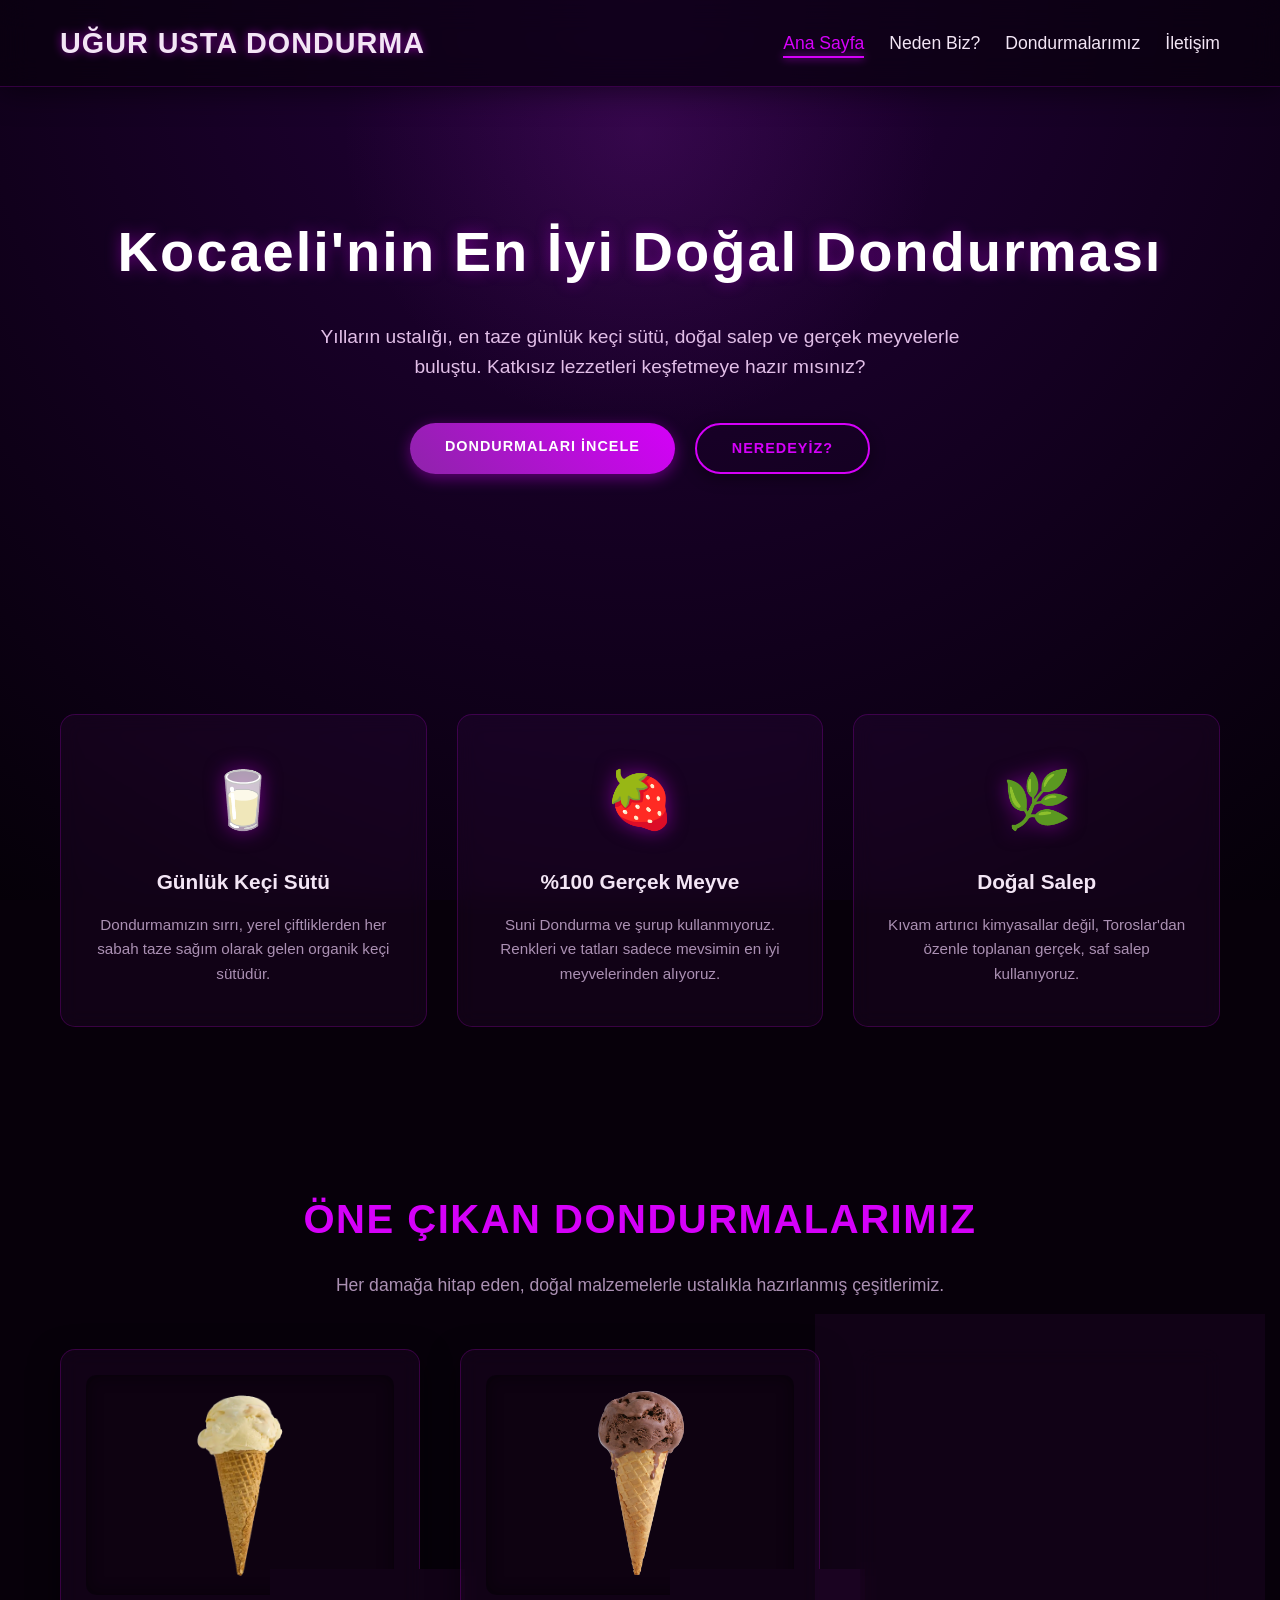
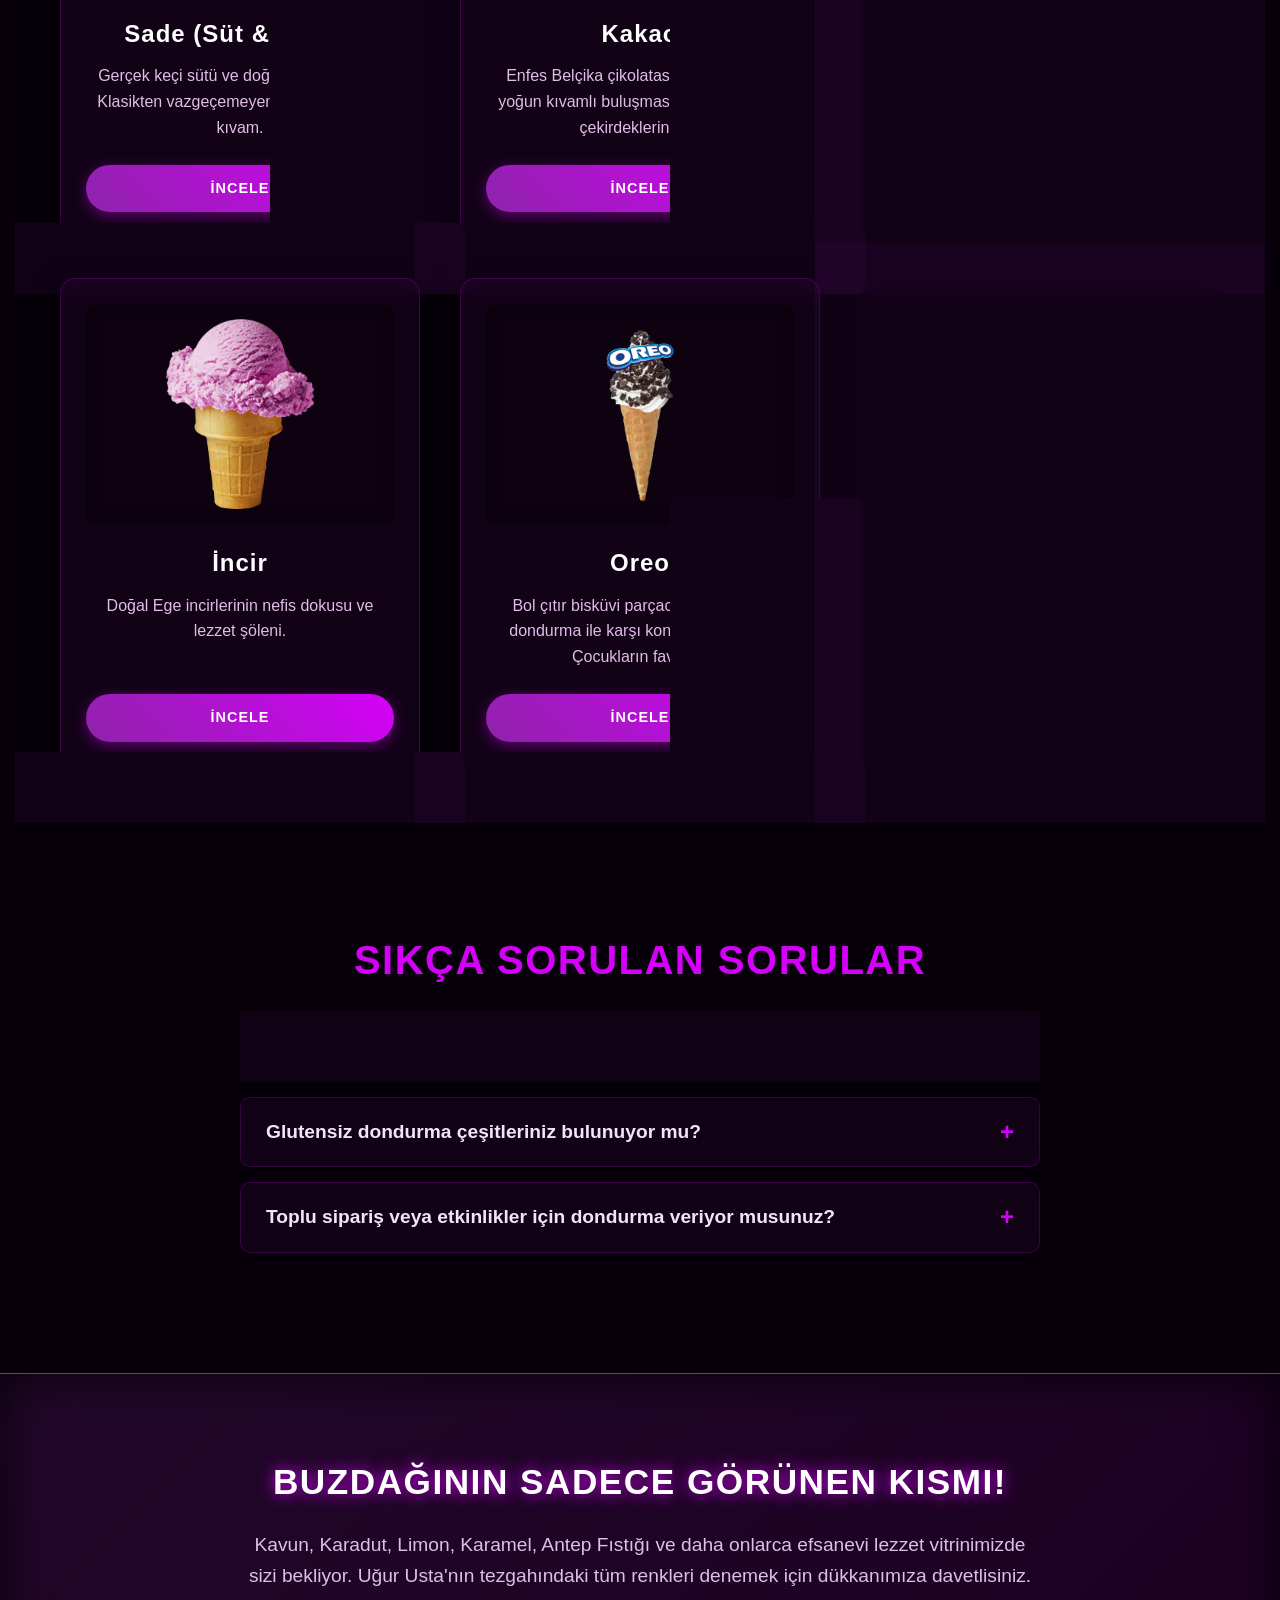
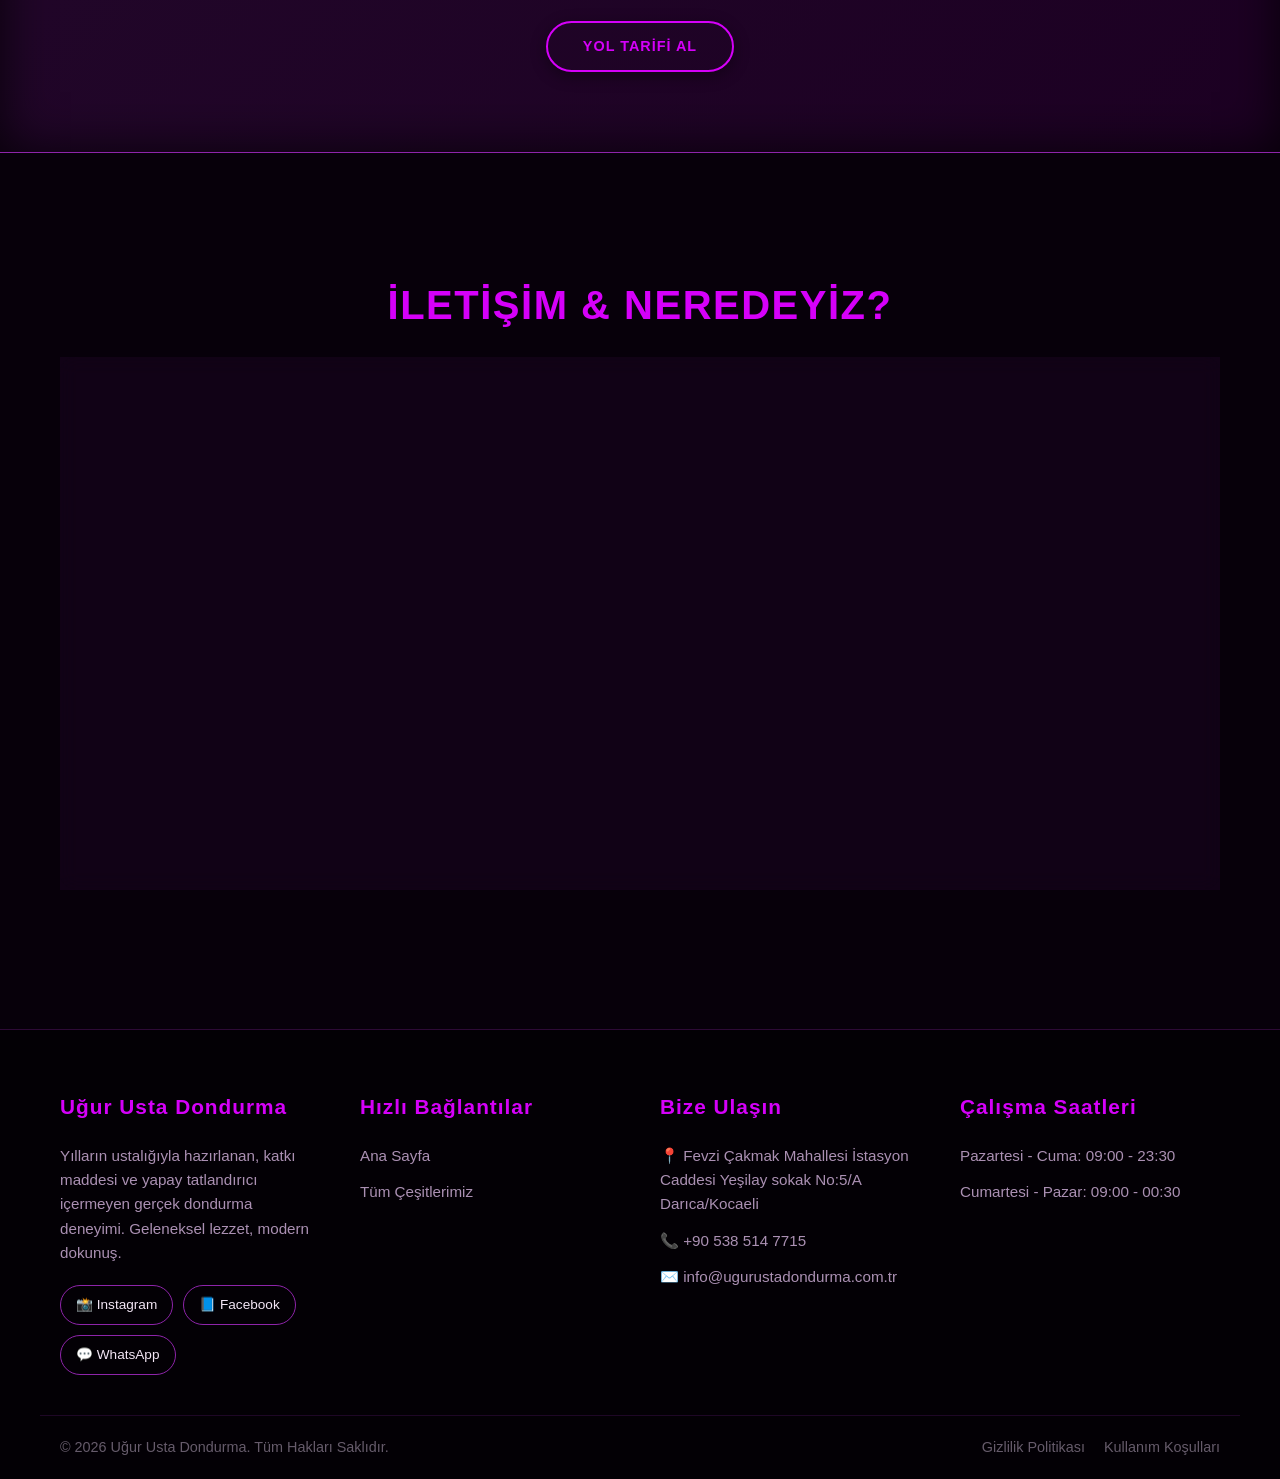
<file: index.html>
<!DOCTYPE html>
<html lang="tr">
<head>
    <meta charset="UTF-8">
    <meta name="viewport" content="width=device-width, initial-scale=1.0">
    
    <title>Uğur Usta Dondurma | Kocaeli'nin En İyi Doğal Dondurması</title>
    <meta name="description" content="Kocaeli'de günlük keçi sütü, gerçek meyveler ve salep ile hazırlanan %100 doğal, katkısız Uğur Usta Dondurması. İncir, Kakao, Oreo ve daha fazlası.">
    <meta name="keywords" content="dondurma, doğal dondurma, kocaeli dondurmacı, keçi sütlü dondurma, katkısız dondurma, uğur usta dondurma, taze dondurma">
    <meta name="author" content="Uğur Usta Dondurma">
    <link rel="canonical" href="https://www.ugurustadondurma.com.tr/">

    <meta property="og:title" content="Uğur Usta Dondurma | Doğal, Taze ve Gerçek Lezzet">
    <meta property="og:description" content="Gerçek keçi sütü ve Ege inciriyle hazırlanan efsanevi dondurmalarımızı keşfedin. Katkısız lezzet!">
    <meta property="og:image" content="images/og-image.jpg">
    <meta property="og:url" content="https://www.ugurustadondurma.com.tr/">
    <meta property="og:type" content="restaurant.ice_cream">
    
    <link rel="stylesheet" href="style.css">

    <script type="application/ld+json">
    {
      "@context": "https://schema.org",
      "@type": "IceCreamShop",
      "name": "Uğur Usta Dondurma",
      "image": "https://www.ugurustadondurma.com.tr/images/logo.webp",
      "@id": "",
      "url": "https://www.ugurustadondurma.com.tr",
      "telephone": "+905551234567",
      "address": {
        "@type": "PostalAddress",
        "streetAddress": "Dondurmacılar Sok. No: 1",
        "addressLocality": "İzmit",
        "addressRegion": "Kocaeli",
        "postalCode": "41000",
        "addressCountry": "TR"
      },
      "geo": {
        "@type": "GeoCoordinates",
        "latitude": 40.7654,
        "longitude": 29.9408
      },
      "openingHoursSpecification": {
        "@type": "OpeningHoursSpecification",
        "dayOfWeek": [
          "Monday", "Tuesday", "Wednesday", "Thursday", "Friday", "Saturday", "Sunday"
        ],
        "opens": "09:00",
        "closes": "23:30"
      },
      "priceRange": "₺₺"
    }
    </script>
</head>
<body>

    <header class="site-header">
        <div class="container header-container">
            <div class="logo">
                <a href="index.html" aria-label="Ana Sayfaya Dön">
                    <span class="logo-text">Uğur Usta Dondurma</span>
                </a>
            </div>
            <nav class="main-nav" aria-label="Ana Menü">
                <ul>
                    <li><a href="index.html" aria-current="page">Ana Sayfa</a></li>
                    <li><a href="#neden-biz">Neden Biz?</a></li>
                    <li><a href="#Dondurmalar">Dondurmalarımız</a></li>
                    <li><a href="#iletisim">İletişim</a></li>
                </ul>
            </nav>
        </div>
    </header>

    <main>
        <section class="hero-section">
            <div class="container">
                <h1>Kocaeli'nin En İyi Doğal Dondurması</h1>
                <p class="hero-subtitle">Yılların ustalığı, en taze günlük keçi sütü, doğal salep ve gerçek meyvelerle buluştu. Katkısız lezzetleri keşfetmeye hazır mısınız?</p>
                <div class="hero-buttons">
                    <a href="#Dondurmalar" class="btn btn-primary">Dondurmaları İncele</a>
                    <a href="#iletisim" class="btn btn-secondary">Neredeyiz?</a>
                </div>
            </div>
        </section>

        <section id="neden-biz" class="features-section">
            <div class="container">
                <div class="features-grid">
                    <div class="feature-box">
                        <span class="feature-icon">🥛</span>
                        <h3>Günlük Keçi Sütü</h3>
                        <p>Dondurmamızın sırrı, yerel çiftliklerden her sabah taze sağım olarak gelen organik keçi sütüdür.</p>
                    </div>
                    <div class="feature-box">
                        <span class="feature-icon">🍓</span>
                        <h3>%100 Gerçek Meyve</h3>
                        <p>Suni Dondurma ve şurup kullanmıyoruz. Renkleri ve tatları sadece mevsimin en iyi meyvelerinden alıyoruz.</p>
                    </div>
                    <div class="feature-box">
                        <span class="feature-icon">🌿</span>
                        <h3>Doğal Salep</h3>
                        <p>Kıvam artırıcı kimyasallar değil, Toroslar'dan özenle toplanan gerçek, saf salep kullanıyoruz.</p>
                    </div>
                </div>
            </div>
        </section>

        <section id="Dondurmalar" class="flavors-section">
            <div class="container">
                <h2>Öne Çıkan Dondurmalarımız</h2>
                <p class="section-desc">Her damağa hitap eden, doğal malzemelerle ustalıkla hazırlanmış çeşitlerimiz.</p>
                
                <div class="cards-grid">
                    <article class="flavor-card">
                        <img src="images/sade.webp" alt="Sade Keçi Sütlü Dondurma - Uğur Usta" loading="lazy" width="300" height="200">
                        <h3>Sade (Süt & Salep)</h3>
                        <p>Gerçek keçi sütü ve doğal salep uyumu. Klasikten vazgeçemeyenlere özel yoğun kıvam.</p>
                        <a href="sade.html" class="btn" title="Sade Dondurma Detayları">İncele</a>
                    </article>

                    <article class="flavor-card">
                        <img src="images/kakao.webp" alt="Kakaolu Belçika Çikolatalı Dondurma" loading="lazy" width="300" height="200">
                        <h3>Kakao</h3>
                        <p>Enfes Belçika çikolatası ve taze sütün yoğun kıvamlı buluşması. Gerçek kakao çekirdeklerinden.</p>
                        <a href="kakao.html" class="btn" title="Kakaolu Dondurma Detayları">İncele</a>
                    </article>

                    <article class="flavor-card">
                        <img src="images/cilek.webp" alt="Taze Çilekli Dondurma" loading="lazy" width="300" height="200">
                        <h3>Çilek</h3>
                        <p>Mevsiminde toplanmış taptaze, sulu çileklerden gelen pembe rüya. Renklendirici içermez.</p>
                        <a href="cilek.html" class="btn" title="Çilekli Dondurma Detayları">İncele</a>
                    </article>

                    <article class="flavor-card">
                        <img src="images/incir.webp" alt="Ege İncirli Dondurma" loading="lazy" width="300" height="200">
                        <h3>İncir</h3>
                        <p>Doğal Ege incirlerinin nefis dokusu ve lezzet şöleni.</p>
                        <a href="incir.html" class="btn" title="İncirli Dondurma Detayları">İncele</a>
                    </article>

                    <article class="flavor-card">
                        <img src="images/oreo.webp" alt="Oreolu Dondurma" loading="lazy" width="300" height="200">
                        <h3>Oreo</h3>
                        <p>Bol çıtır bisküvi parçacıklarının sütlü dondurma ile karşı konulmaz uyumu. Çocukların favorisi.</p>
                        <a href="oreo.html" class="btn" title="Oreolu Dondurma Detayları">İncele</a>
                    </article>

                    <article class="flavor-card">
                        <img src="images/kivi.webp" alt="Kivili Dondurma" loading="lazy" width="300" height="200">
                        <h3>Kivi Rüyası</h3>
                        <p>Hafif mayhoş, ferahlatıcı ve taptaze kivi dilimleriyle yaz aylarının vazgeçilmezi.</p>
                        <a href="kivi.html" class="btn" title="Kivili Dondurma Detayları">İncele</a>
                    </article>
                </div>
            </div>
        </section>

        <section class="faq-section">
            <div class="container">
                <h2>Sıkça Sorulan Sorular</h2>
                <div class="faq-accordion">
                    <details>
                        <summary>Dondurmalarınızda glikoz şurubu var mı?</summary>
                        <p>Hayır, Uğur Usta Dondurma olarak ürünlerimizde kesinlikle glikoz şurubu, suni tatlandırıcı veya renklendirici kullanmıyoruz. Sadece %100 pancar şekeri tercih ediyoruz.</p>
                    </details>
                    <details>
                        <summary>Glutensiz dondurma çeşitleriniz bulunuyor mu?</summary>
                        <p>Evet, meyveli (sorbe) ve sade sütlü dondurmalarımız tamamen glutensizdir. Bisküvili (Oreo vb.) çeşitlerimiz hariç güvenle tüketebilirsiniz.</p>
                    </details>
                    <details>
                        <summary>Toplu sipariş veya etkinlikler için dondurma veriyor musunuz?</summary>
                        <p>Düğün, nişan, doğum günü gibi özel etkinlikleriniz için Kocaeli içi özel soğutuculu araçlarımızla kilo ile dondurma siparişi almaktayız. Detaylar için iletişime geçebilirsiniz.</p>
                    </details>
                </div>
            </div>
        </section>

        <section class="cta-section">
            <div class="container cta-container">
                <div class="cta-content">
                    <h2>Buzdağının Sadece Görünen Kısmı!</h2>
                    <p>Kavun, Karadut, Limon, Karamel, Antep Fıstığı ve daha onlarca efsanevi lezzet vitrinimizde sizi bekliyor. Uğur Usta'nın tezgahındaki tüm renkleri denemek için dükkanımıza davetlisiniz.</p>
                    <a href="#iletisim" class="btn btn-outline">Yol Tarifi Al</a>
                </div>
            </div>
        </section>

        <section id="iletisim" class="contact-section">
            <div class="container">
                <h2>İletişim & Neredeyiz?</h2>
                <div class="contact-grid">
                    <div class="contact-info-box">
                        <h3>Adres & İletişim Bilgileri</h3>
                        <p>Lezzet dolu vitrinimizi görmek ve dondurmalarımızı tatmak için mağazamıza bekliyoruz.</p>
                        <ul class="contact-list">
                            <li><strong>Adres:</strong> Fevzi Çakmak Mahallesi İstasyon Caddesi Yeşilay sokak Darıca/Kocaeli</li>
                            <li><strong>Telefon:</strong> <a href="tel:+905551234567">+90 538 514 7715</a></li>
                            <li><strong>E-posta:</strong> <a href="mailto:info@ugurustadondurma.com.tr">info@ugurustadondurma.com.tr</a></li>
                        </ul>
                    </div>
                    <div class="map-box">
                        <iframe 
                            src="https://www.google.com/maps/embed?pb=!1m24!1m8!1m3!1d157.5993571012814!2d29.410222670688263!3d40.779901739037456!3m2!1i1024!2i768!4f13.1!4m13!3e6!4m5!1s0x14cadfe51143c24b%3A0x8af413df3e4a11d5!2s41700%20Dar%C4%B1ca%2FKocaeli%2C%20Fevzi%20%C3%87akmak!3m2!1d40.7755115!2d29.4092257!4m5!1s0x14cadff3a383a0cb%3A0x99b24312d9184817!2zWWXFn2lsYXkgU2suIE5vOjUsIEZldnppIMOHYWttYWssIDQxNzAwIERhcsSxY2EvS29jYWVsaQ!3m2!1d40.779417099999996!2d29.4103477!5e1!3m2!1str!2str!4v1781964917271!5m2!1str!2str" width="600" height="450" style="border:0;" allowfullscreen="" loading="lazy" referrerpolicy="no-referrer-when-downgrade" 
                            width="100%" 
                            height="300" 
                            style="border:0; border-radius: 8px;" 
                            allowfullscreen="" 
                            loading="lazy" 
                            referrerpolicy="no-referrer-when-downgrade"
                            title="Uğur Usta Dondurma Harita Konumu">
                        </iframe>
                    </div>
                </div>
            </div>
        </section>
    </main>

    <footer class="site-footer">
        <div class="container footer-grid">
            
<div class="footer-col brand-col">
    <h3>Uğur Usta Dondurma</h3>
    <p>Yılların ustalığıyla hazırlanan, katkı maddesi ve yapay tatlandırıcı içermeyen gerçek dondurma deneyimi. Geleneksel lezzet, modern dokunuş.</p>
    <div class="footer-social">
        <a href="https://www.instagram.com/ugur.usta.dondurma/" target="_blank" aria-label="Instagram Sayfamız">📸 Instagram</a>
        <a href="https://www.facebook.com/profile.php?id=61591265000801" target="_blank" aria-label="Facebook Sayfamız">📘 Facebook</a>
        <a href="https://wa.me/905385147715" target="_blank" aria-label="WhatsApp İletişim">💬 WhatsApp</a>
    </div>
</div>
            
            <div class="footer-col links-col">
                <h4>Hızlı Bağlantılar</h4>
                <ul>
                    <li><a href="index.html">Ana Sayfa</a></li>
                    <li><a href="#Dondurmalar">Tüm Çeşitlerimiz</a></li>
                </ul>
            </div>

            <div class="footer-col contact-col">
                <h4>Bize Ulaşın</h4>
                <address>
                    <p>📍 Fevzi Çakmak Mahallesi İstasyon Caddesi Yeşilay sokak No:5/A  Darıca/Kocaeli</p>
                    <p>📞 <a href="tel:+905551234567">+90 538 514 7715</a></p>
                    <p>✉️ <a href="mailto:info@ugurustadondurma.com.tr">info@ugurustadondurma.com.tr</a></p>
                </address>
            </div>
            
            <div class="footer-col hours-col">
                <h4>Çalışma Saatleri</h4>
                <ul class="hours-list">
                    <li><span>Pazartesi - Cuma:</span> <time datetime="09:00">09:00</time> - <time datetime="23:30">23:30</time></li>
                    <li><span>Cumartesi - Pazar:</span> <time datetime="09:00">09:00</time> - <time datetime="00:30">00:30</time></li>
                </ul>
            </div>

        </div>
        <div class="footer-bottom">
            <div class="container bottom-container">
                <p>&copy; 2026 Uğur Usta Dondurma. Tüm Hakları Saklıdır.</p>
                <div class="legal-links">
                    <a href="gizlilik-politikasi.html">Gizlilik Politikası</a>
                    <a href="kullanim-kosullari.html">Kullanım Koşulları</a>
                </div>
            </div>
        </div>
    </footer>

</body>
</html>
</file>
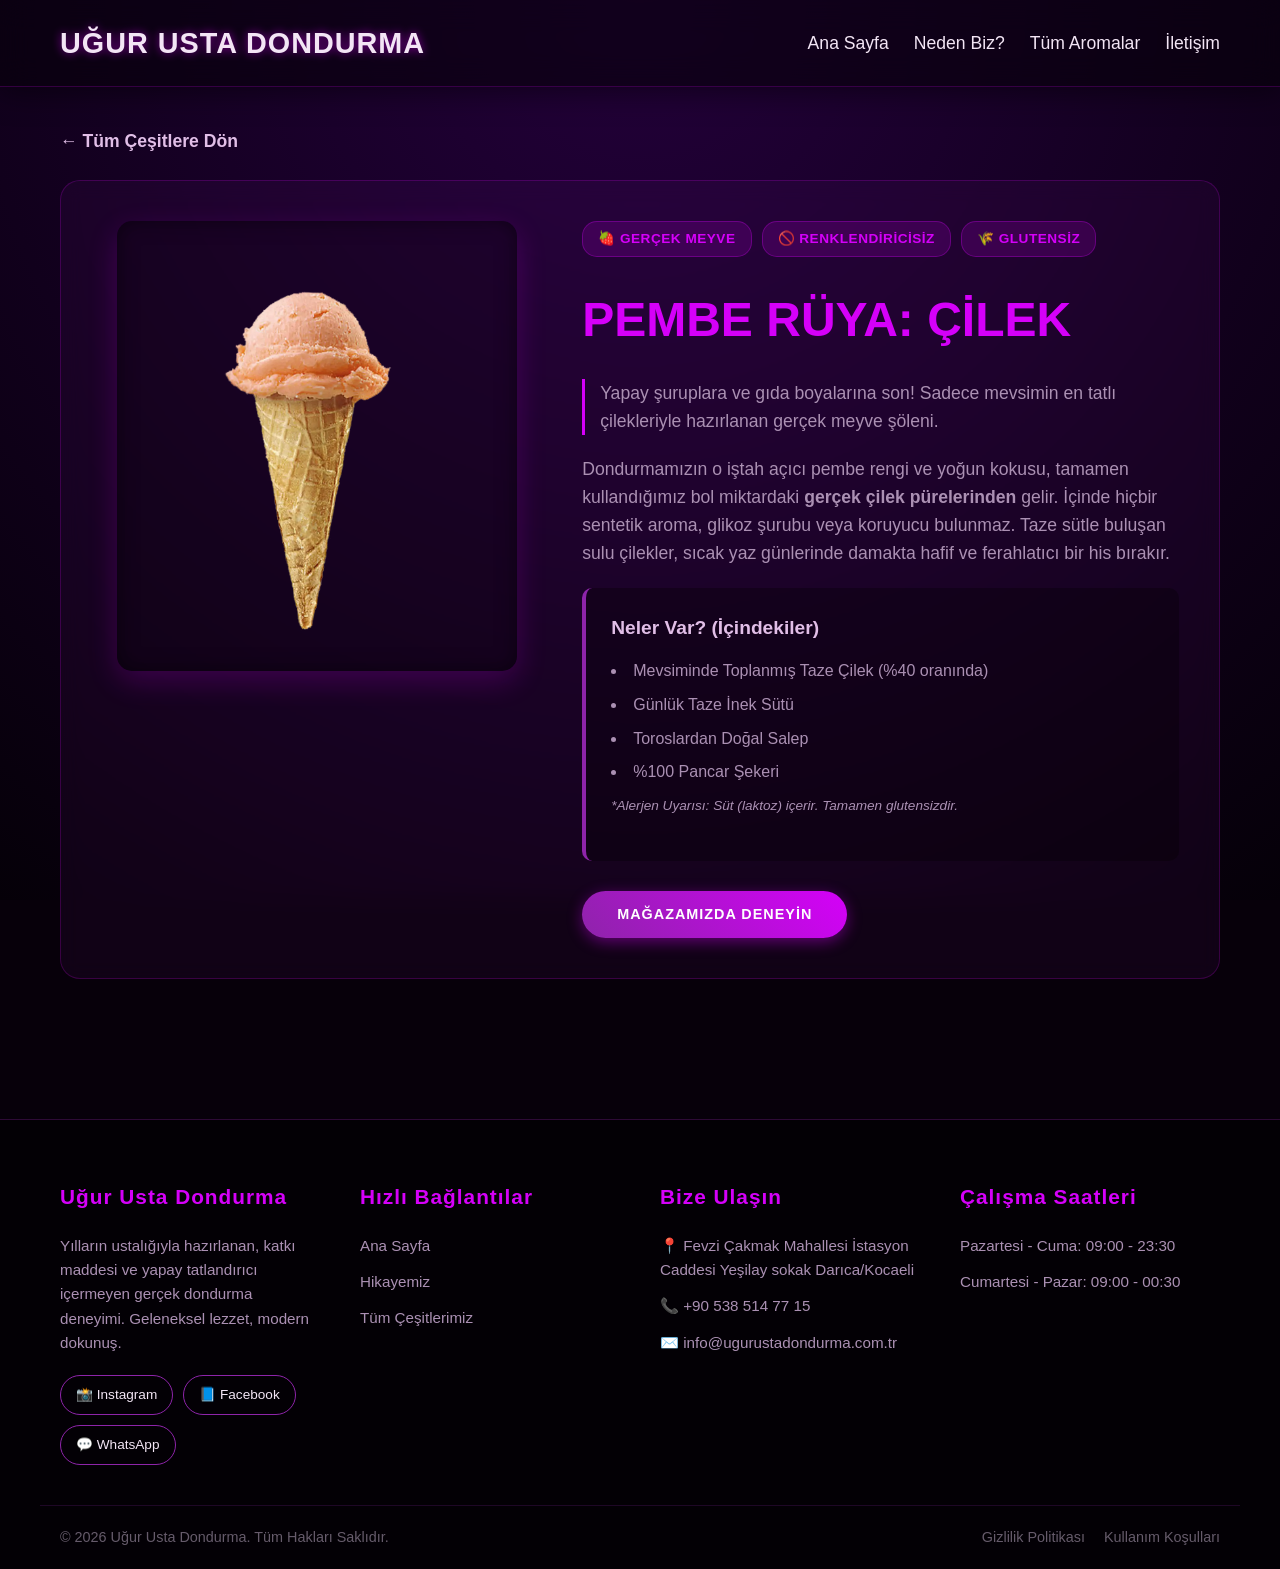
<file: cilek.html>
<!DOCTYPE html>
<html lang="tr">
<head>
    <meta charset="UTF-8">
    <meta name="viewport" content="width=device-width, initial-scale=1.0">
    
    <!-- TEMEL SEO & META ETİKETLERİ -->
    <title>Doğal Çilekli Dondurma | Katkısız & Gerçek Meyveli | Uğur Usta</title>
    <meta name="description" content="Mevsiminde toplanmış taptaze, sulu çileklerden gelen katkısız ve %100 doğal Uğur Usta çilekli dondurması. Renklendirici ve glikoz şurubu içermez.">
    <meta name="keywords" content="çilekli dondurma, meyveli dondurma, doğal çilek, glutensiz dondurma, dondurma, uğur usta dondurma kocaeli">
    <meta name="author" content="Uğur Usta Dondurma">
    <link rel="canonical" href="https://www.ugurustadondurma.com.tr/cilek.html">

    <!-- OPEN GRAPH (Sosyal Medya & WhatsApp Paylaşımları İçin) -->
    <meta property="og:title" content="Doğal Çilekli Dondurma - Uğur Usta">
    <meta property="og:description" content="Sadece mevsimin en tatlı çilekleriyle hazırlanan gerçek meyve şöleni. Yapay şurup ve gıda boyası yok!">
    <meta property="og:image" content="https://www.ugurustadondurma.com.tr/images/cilek.webp">
    <meta property="og:url" content="https://www.ugurustadondurma.com.tr/cilek.html">
    <meta property="og:type" content="product">
    
    <link rel="stylesheet" href="style.css">

    <!-- GOOGLE SEO: Gelişmiş Ürün (Product) ve Breadcrumb Yapısal Verisi -->
    <script type="application/ld+json">
    [
      {
        "@context": "https://schema.org/",
        "@type": "Product",
        "name": "Çilekli Dondurma",
        "image": "https://www.ugurustadondurma.com.tr/images/cilek.webp",
        "description": "Mevsiminde toplanmış taptaze, sulu çileklerden gelen katkısız ve doğal Uğur Usta çilekli dondurması.",
        "brand": {
          "@type": "Brand",
          "name": "Uğur Usta Dondurma"
        },
        "sku": "DD-CILEK-01",
        "aggregateRating": {
          "@type": "AggregateRating",
          "ratingValue": "4.9",
          "reviewCount": "128"
        }
      },
      {
        "@context": "https://schema.org",
        "@type": "BreadcrumbList",
        "itemListElement": [
          {
            "@type": "ListItem",
            "position": 1,
            "name": "Ana Sayfa",
            "item": "https://www.ugurustadondurma.com.tr/index.html"
          },
          {
            "@type": "ListItem",
            "position": 2,
            "name": "Çilekli Dondurma"
          }
        ]
      }
    ]
    </script>
</head>
<body>

    <!-- Gelişmiş Üst Menü -->
    <header class="site-header">
        <div class="container header-container">
            <div class="logo">
                <a href="index.html" aria-label="Ana Sayfaya Dön">
                    <span class="logo-text">Uğur Usta Dondurma</span>
                </a>
            </div>
            <nav class="main-nav" aria-label="Ana Menü">
                <ul>
                    <li><a href="index.html">Ana Sayfa</a></li>
                    <li><a href="index.html#neden-biz">Neden Biz?</a></li>
                    <li><a href="index.html#aromalar">Tüm Aromalar</a></li>
                    <li><a href="index.html#iletisim">İletişim</a></li>
                </ul>
            </nav>
        </div>
    </header>

    <main>
        <section class="flavor-detail-section">
            <div class="container">
                <!-- Breadcrumb Linki -->
                <a href="index.html#aromalar" class="back-link" aria-label="Vitrine Geri Dön">&larr; Tüm Çeşitlere Dön</a>
                
                <article class="flavor-detail-container">
                    <div class="flavor-image">
                        <!-- Ürün Görseli -->
                        <img src="images/cilek.webp" alt="Taze Çilekli Dondurma - Katkısız Gerçek Meyveli" title="Uğur Usta Çilekli Dondurma" loading="lazy" width="400" height="450">
                    </div>
                    
                    <div class="flavor-info">
                        <div class="tags">
                            <span class="badge">🍓 Gerçek Meyve</span>
                            <span class="badge">🚫 Renklendiricisiz</span>
                            <span class="badge">🌾 Glutensiz</span>
                        </div>
                        
                        <!-- SEO H1 Başlığı -->
                        <h1>Pembe Rüya: Çilek</h1>
                        <p class="lead-text">Yapay şuruplara ve gıda boyalarına son! Sadece mevsimin en tatlı çilekleriyle hazırlanan gerçek meyve şöleni.</p>
                        
                        <p>Dondurmamızın o iştah açıcı pembe rengi ve yoğun kokusu, tamamen kullandığımız bol miktardaki <strong>gerçek çilek pürelerinden</strong> gelir. İçinde hiçbir sentetik aroma, glikoz şurubu veya koruyucu bulunmaz. Taze sütle buluşan sulu çilekler, sıcak yaz günlerinde damakta hafif ve ferahlatıcı bir his bırakır.</p>
                        
                        <div class="ingredients">
                            <h3>Neler Var? (İçindekiler)</h3>
                            <ul>
                                <li>Mevsiminde Toplanmış Taze Çilek (%40 oranında)</li>
                                <li>Günlük Taze İnek Sütü</li>
                                <li>Toroslardan Doğal Salep</li>
                                <li>%100 Pancar Şekeri</li>
                            </ul>
                            <p style="margin-top: 10px; font-size: 0.85rem; color: #ab90b3;"><em>*Alerjen Uyarısı: Süt (laktoz) içerir. Tamamen glutensizdir.</em></p>
                        </div>
                        
                        <!-- Bilgilendirme / Mağazaya Yönlendirme Butonu -->
                        <div style="margin-top: 20px;">
                            <a href="index.html#iletisim" class="btn btn-primary">Mağazamızda Deneyin</a>
                        </div>
                    </div>
                </article>
            </div>
        </section>
    </main>

    <!-- Zenginleştirilmiş Gelişmiş Footer -->
    <footer class="site-footer">
        <div class="container footer-grid">
            
<div class="footer-col brand-col">
    <h3>Uğur Usta Dondurma</h3>
    <p>Yılların ustalığıyla hazırlanan, katkı maddesi ve yapay tatlandırıcı içermeyen gerçek dondurma deneyimi. Geleneksel lezzet, modern dokunuş.</p>
    <div class="footer-social">
        <a href="https://www.instagram.com/ugur.usta.dondurma/" target="_blank" aria-label="Instagram Sayfamız">📸 Instagram</a>
        <a href="https://www.facebook.com/profile.php?id=61591265000801" target="_blank" aria-label="Facebook Sayfamız">📘 Facebook</a>
        <a href="https://wa.me/905385147715" target="_blank" aria-label="WhatsApp İletişim">💬 WhatsApp</a>
    </div>
</div>
            
            <div class="footer-col links-col">
                <h4>Hızlı Bağlantılar</h4>
                <ul>
                    <li><a href="index.html">Ana Sayfa</a></li>
                    <li><a href="index.html#hakkimizda">Hikayemiz</a></li>
                    <li><a href="index.html#aromalar">Tüm Çeşitlerimiz</a></li>

                </ul>
            </div>

            <div class="footer-col contact-col">
                <h4>Bize Ulaşın</h4>
                <address>
                    <p>📍 Fevzi Çakmak Mahallesi İstasyon Caddesi Yeşilay sokak Darıca/Kocaeli</p>
                    <p>📞 <a href="tel:+905551234567">+90 538 514 77 15</a></p>
                    <p>✉️ <a href="mailto:info@ugurustadondurma.com.tr">info@ugurustadondurma.com.tr</a></p>
                </address>
            </div>
            
            <div class="footer-col hours-col">
                <h4>Çalışma Saatleri</h4>
                <ul class="hours-list">
                    <li><span>Pazartesi - Cuma:</span> <time datetime="09:00">09:00</time> - <time datetime="23:30">23:30</time></li>
                    <li><span>Cumartesi - Pazar:</span> <time datetime="09:00">09:00</time> - <time datetime="00:30">00:30</time></li>
                </ul>
            </div>

        </div>
        <div class="footer-bottom">
            <div class="container bottom-container">
                <p>&copy; 2026 Uğur Usta Dondurma. Tüm Hakları Saklıdır.</p>
                <div class="legal-links">
                    <a href="gizlilik-politikasi.html">Gizlilik Politikası</a>
                    <a href="kullanim-kosullari.html">Kullanım Koşulları</a>
                </div>
            </div>
        </div>
    </footer>

</body>
</html>
</file>
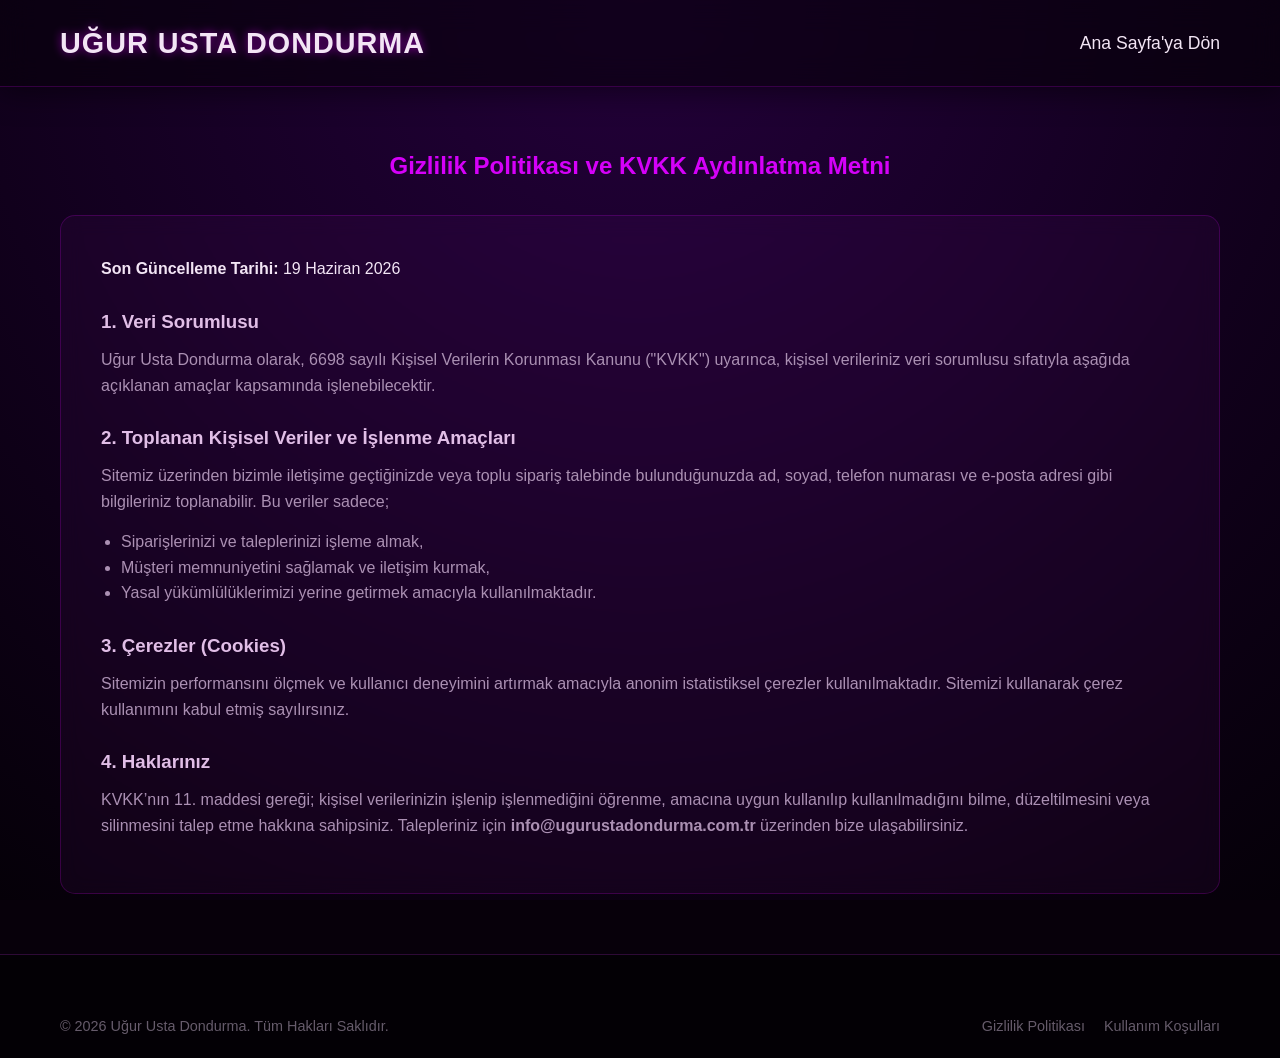
<file: gizlilik-politikasi.html>
<!DOCTYPE html>
<html lang="tr">
<head>
    <meta charset="UTF-8">
    <meta name="viewport" content="width=device-width, initial-scale=1.0">
    <title>Gizlilik Politikası & KVKK | Uğur Usta Dondurma</title>
    <meta name="robots" content="noindex, follow"> <link rel="stylesheet" href="style.css">
</head>
<body>

    <header class="site-header">
        <div class="container header-container">
            <div class="logo">
                <a href="index.html">Uğur Usta Dondurma</a>
            </div>
            <nav class="main-nav">
                <ul>
                    <li><a href="index.html">Ana Sayfa'ya Dön</a></li>
                </ul>
            </nav>
        </div>
    </header>

    <main>
        <section style="padding: 60px 0;">
            <div class="container">
                <h1 style="color: var(--purple-neon); margin-bottom: 30px; text-align: center;">Gizlilik Politikası ve KVKK Aydınlatma Metni</h1>
                
                <div style="background: var(--glass-bg); border: 1px solid var(--glass-border); padding: 40px; border-radius: 15px; backdrop-filter: blur(10px);">
                    <p style="margin-bottom: 20px; color: var(--text-main);"><strong>Son Güncelleme Tarihi:</strong> 19 Haziran 2026</p>
                    
                    <h3 style="color: var(--purple-light); margin: 25px 0 10px;">1. Veri Sorumlusu</h3>
                    <p style="color: var(--text-muted); margin-bottom: 15px;">Uğur Usta Dondurma olarak, 6698 sayılı Kişisel Verilerin Korunması Kanunu ("KVKK") uyarınca, kişisel verileriniz veri sorumlusu sıfatıyla aşağıda açıklanan amaçlar kapsamında işlenebilecektir.</p>

                    <h3 style="color: var(--purple-light); margin: 25px 0 10px;">2. Toplanan Kişisel Veriler ve İşlenme Amaçları</h3>
                    <p style="color: var(--text-muted); margin-bottom: 15px;">Sitemiz üzerinden bizimle iletişime geçtiğinizde veya toplu sipariş talebinde bulunduğunuzda ad, soyad, telefon numarası ve e-posta adresi gibi bilgileriniz toplanabilir. Bu veriler sadece;</p>
                    <ul style="color: var(--text-muted); margin-left: 20px; margin-bottom: 15px;">
                        <li>Siparişlerinizi ve taleplerinizi işleme almak,</li>
                        <li>Müşteri memnuniyetini sağlamak ve iletişim kurmak,</li>
                        <li>Yasal yükümlülüklerimizi yerine getirmek amacıyla kullanılmaktadır.</li>
                    </ul>

                    <h3 style="color: var(--purple-light); margin: 25px 0 10px;">3. Çerezler (Cookies)</h3>
                    <p style="color: var(--text-muted); margin-bottom: 15px;">Sitemizin performansını ölçmek ve kullanıcı deneyimini artırmak amacıyla anonim istatistiksel çerezler kullanılmaktadır. Sitemizi kullanarak çerez kullanımını kabul etmiş sayılırsınız.</p>

                    <h3 style="color: var(--purple-light); margin: 25px 0 10px;">4. Haklarınız</h3>
                    <p style="color: var(--text-muted); margin-bottom: 15px;">KVKK’nın 11. maddesi gereği; kişisel verilerinizin işlenip işlenmediğini öğrenme, amacına uygun kullanılıp kullanılmadığını bilme, düzeltilmesini veya silinmesini talep etme hakkına sahipsiniz. Talepleriniz için <strong>info@ugurustadondurma.com.tr</strong> üzerinden bize ulaşabilirsiniz.</p>
                </div>
            </div>
        </section>
    </main>

    <footer class="site-footer" style="margin-top: 0;">
        <div class="container bottom-container">
            <p>© 2026 Uğur Usta Dondurma. Tüm Hakları Saklıdır.</p>
            <div class="legal-links">
                <a href="gizlilik-politikasi.html">Gizlilik Politikası</a>
                <a href="kullanim-kosullari.html">Kullanım Koşulları</a>
            </div>
        </div>
    </footer>

</body>
</html>
</file>
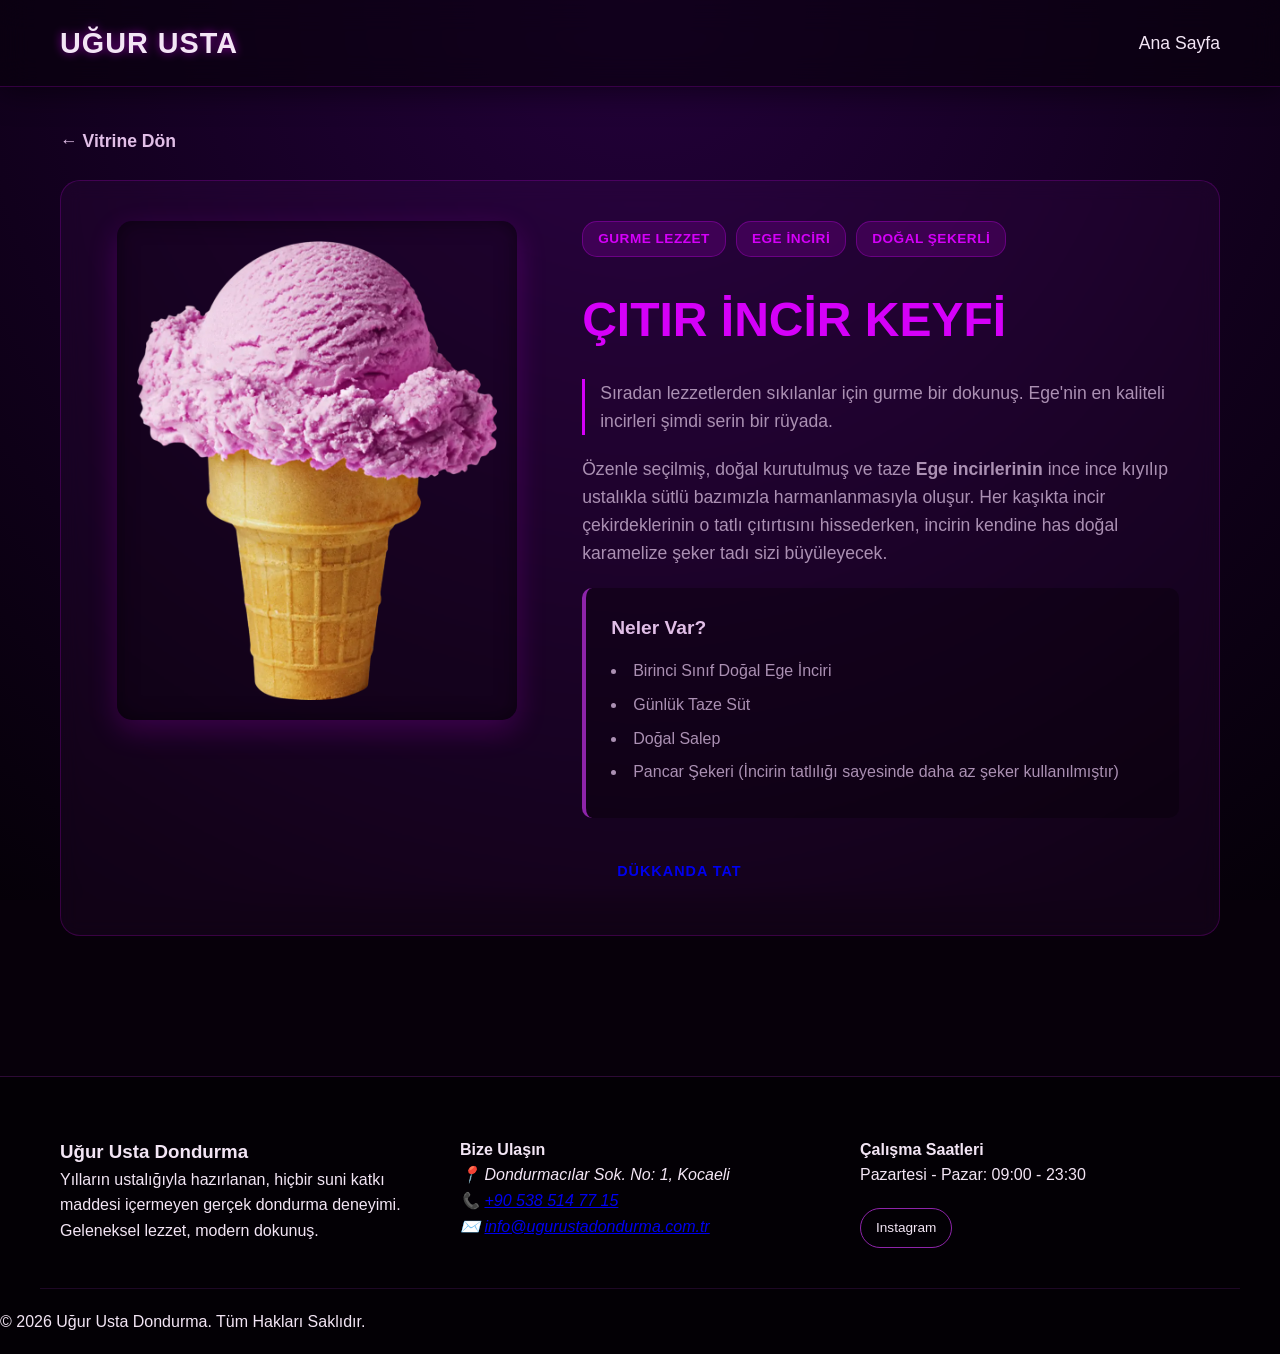
<file: incir.html>
<!DOCTYPE html>
<html lang="tr">
<head>
    <meta charset="UTF-8">
    <meta name="viewport" content="width=device-width, initial-scale=1.0">
    
    <title>İncirli Dondurma | Uğur Usta Dondurma</title>
    <meta name="description" content="Doğal Ege incirleriyle hazırlanan, her kaşıkta çıtır çıtır bir lezzet sunan Uğur Usta İncirli Dondurması.">
    <meta name="keywords" content="incirli dondurma, ege inciri, doğal dondurma, gurme dondurma, uğur usta">
    
    <link rel="stylesheet" href="style.css">

    <!-- GOOGLE SEO: Ürün Yapısal Verisi (JSON-LD) -->
    <script type="application/ld+json">
    {
      "@context": "https://schema.org/",
      "@type": "Product",
      "name": "İncirli Dondurma",
      "image": "https://ugurustadondurma.com.tr/images/incir.webp",
      "description": "Doğal Ege incirleriyle hazırlanan, her kaşıkta çıtır çıtır bir lezzet sunan Uğur Usta İncirli Dondurması.",
      "brand": {
        "@type": "Brand",
        "name": "Uğur Usta Dondurma"
      },
      "offers": {
        "@type": "Offer",
        "url": "https://ugurustadondurma.com.tr/incir.html",
        "priceCurrency": "TRY",
        "availability": "https://schema.org/InStoreOnly"
      }
    }
    </script>
</head>
<body>

    <header class="site-header">
        <div class="container header-container">
            <div class="logo">
                <a href="index.html">Uğur Usta</a>
            </div>
            <nav class="main-nav">
                <ul>
                    <li><a href="index.html">Ana Sayfa</a></li>
                </ul>
            </nav>
        </div>
    </header>

    <main>
        <section class="flavor-detail-section">
            <div class="container">
                <a href="index.html#aromalar" class="back-link">&larr; Vitrine Dön</a>
                
                <article class="flavor-detail-container">
                    <div class="flavor-image">
                        <!-- İncir dondurması görseliniz (Eğer adı farklıysa burayı güncelleyin) -->
                        <img src="images/incir.webp" alt="Ege İncirli Dondurma" loading="lazy">
                    </div>
                    
                    <div class="flavor-info">
                        <div class="tags">
                            <span class="badge">Gurme Lezzet</span>
                            <span class="badge">Ege İnciri</span>
                            <span class="badge">Doğal Şekerli</span>
                        </div>
                        
                        <h1>Çıtır İncir Keyfi</h1>
                        <p class="lead-text">Sıradan lezzetlerden sıkılanlar için gurme bir dokunuş. Ege'nin en kaliteli incirleri şimdi serin bir rüyada.</p>
                        
                        <p>Özenle seçilmiş, doğal kurutulmuş ve taze <strong>Ege incirlerinin</strong> ince ince kıyılıp ustalıkla sütlü bazımızla harmanlanmasıyla oluşur. Her kaşıkta incir çekirdeklerinin o tatlı çıtırtısını hissederken, incirin kendine has doğal karamelize şeker tadı sizi büyüleyecek.</p>
                        
                        <div class="ingredients">
                            <h3>Neler Var?</h3>
                            <ul>
                                <li>Birinci Sınıf Doğal Ege İnciri</li>
                                <li>Günlük Taze Süt</li>
                                <li>Doğal Salep</li>
                                <li>Pancar Şekeri (İncirin tatlılığı sayesinde daha az şeker kullanılmıştır)</li>
                            </ul>
                        </div>
                        
                        <a href="index.html#iletisim" class="btn">Dükkanda Tat</a>
                    </div>
                </article>
            </div>
        </section>
    </main>

    <footer class="site-footer">
        <div class="container footer-grid">
            <div class="footer-brand">
                <h3>Uğur Usta Dondurma</h3>
                <p>Yılların ustalığıyla hazırlanan, hiçbir suni katkı maddesi içermeyen gerçek dondurma deneyimi. Geleneksel lezzet, modern dokunuş.</p>
            </div>
            <div class="footer-contact">
                <h4>Bize Ulaşın</h4>
                <address>
                    <p>📍 Dondurmacılar Sok. No: 1, Kocaeli</p>
                    <p>📞 <a href="tel:+905551234567">+90 538 514 77 15</a></p>
                    <p>✉️ <a href="mailto:info@ugurustadondurma.com.tr">info@ugurustadondurma.com.tr</a></p>
                </address>
            </div>
            <div class="footer-hours">
                <h4>Çalışma Saatleri</h4>
                <p>Pazartesi - Pazar: <time datetime="09:00">09:00</time> - <time datetime="23:30">23:30</time></p>
                <div class="footer-social">
                    <a href="https://instagram.com/ugurustadondurma" target="_blank" class="social-btn">Instagram</a>
                </div>
            </div>
        </div>
        <div class="footer-bottom">
            <p>&copy; 2026 Uğur Usta Dondurma. Tüm Hakları Saklıdır.</p>
        </div>
    </footer>

</body>
</html>
</file>
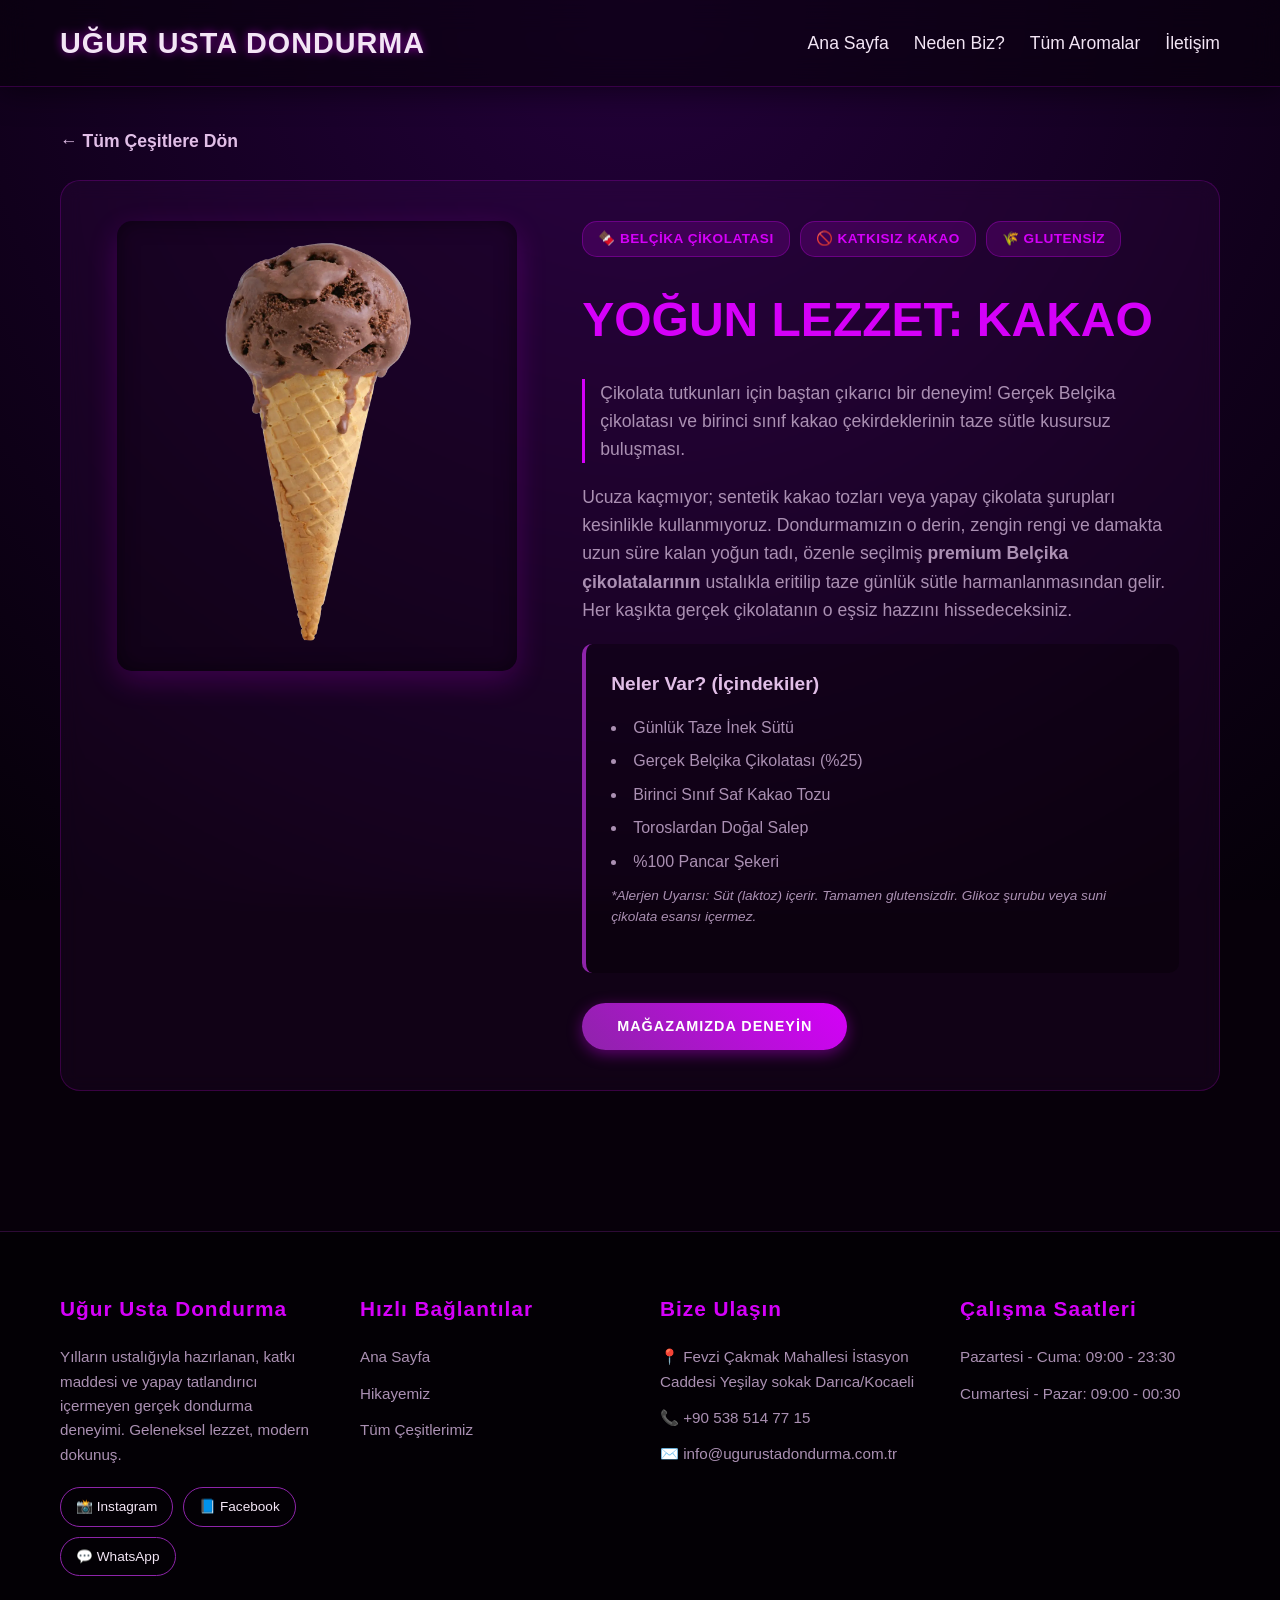
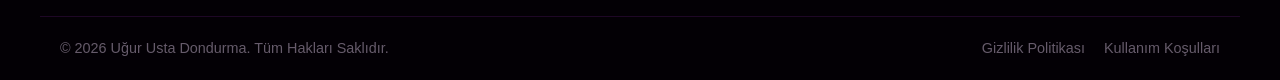
<file: kakao.html>
<!DOCTYPE html>
<html lang="tr">
<head>
    <meta charset="UTF-8">
    <meta name="viewport" content="width=device-width, initial-scale=1.0">
    
    <!-- TEMEL SEO & META ETİKETLERİ -->
    <title>Yoğun Kakaolu Çikolatalı Dondurma | Belçika Çikolatası | Uğur Usta</title>
    <meta name="description" content="Gerçek Belçika çikolatası, birinci sınıf kakao çekirdekleri ve taze sütle hazırlanan, yoğun kıvamlı Uğur Usta kakaolu dondurması. Katkısız çikolata hazzı.">
    <meta name="keywords" content="kakaolu dondurma, çikolatalı dondurma, belçika çikolatalı dondurma, katkısız dondurma, glutensiz dondurma, uğur usta dondurma kocaeli">
    <meta name="author" content="Uğur Usta Dondurma">
    <link rel="canonical" href="https://www.ugurustadondurma.com.tr/kakao.html">

    <!-- OPEN GRAPH (Sosyal Medya & WhatsApp Paylaşımları İçin) -->
    <meta property="og:title" content="Yoğun Kakaolu Çikolatalı Dondurma - Uğur Usta">
    <meta property="og:description" content="Gerçek Belçika çikolatası ve taze sütün yoğun kıvamlı buluşması. Çikolata tutkunları için katkısız lezzet şöleni.">
    <meta property="og:image" content="https://www.ugurustadondurma.com.tr/images/kakao.webp">
    <meta property="og:url" content="https://www.ugurustadondurma.com.tr/kakao.html">
    <meta property="og:type" content="product">
    
    <link rel="stylesheet" href="style.css">

    <!-- GOOGLE SEO: Gelişmiş Ürün (Product) ve Breadcrumb Yapısal Verisi -->
    <script type="application/ld+json">
    [
      {
        "@context": "https://schema.org/",
        "@type": "Product",
        "name": "Kakaolu (Çikolatalı) Dondurma",
        "image": "https://www.ugurustadondurma.com.tr/images/kakao.webp",
        "description": "Gerçek Belçika çikolatası ve birinci sınıf kakao ile hazırlanan yoğun kıvamlı geleneksel Uğur Usta kakaolu dondurması.",
        "brand": {
          "@type": "Brand",
          "name": "Uğur Usta Dondurma"
        },
        "sku": "DD-KAKAO-01",
        "aggregateRating": {
          "@type": "AggregateRating",
          "ratingValue": "4.9",
          "reviewCount": "182"
        }
      },
      {
        "@context": "https://schema.org",
        "@type": "BreadcrumbList",
        "itemListElement": [
          {
            "@type": "ListItem",
            "position": 1,
            "name": "Ana Sayfa",
            "item": "https://www.ugurustadondurma.com.tr/index.html"
          },
          {
            "@type": "ListItem",
            "position": 2,
            "name": "Kakaolu Dondurma"
          }
        ]
      }
    ]
    </script>
</head>
<body>

    <!-- Gelişmiş Üst Menü -->
    <header class="site-header">
        <div class="container header-container">
            <div class="logo">
                <a href="index.html" aria-label="Ana Sayfaya Dön">
                    <span class="logo-text">Uğur Usta Dondurma</span>
                </a>
            </div>
            <nav class="main-nav" aria-label="Ana Menü">
                <ul>
                    <li><a href="index.html">Ana Sayfa</a></li>
                    <li><a href="index.html#neden-biz">Neden Biz?</a></li>
                    <li><a href="index.html#aromalar">Tüm Aromalar</a></li>
                    <li><a href="index.html#iletisim">İletişim</a></li>
                </ul>
            </nav>
        </div>
    </header>

    <main>
        <section class="flavor-detail-section">
            <div class="container">
                <!-- Breadcrumb Linki -->
                <a href="index.html#aromalar" class="back-link" aria-label="Vitrine Geri Dön">&larr; Tüm Çeşitlere Dön</a>
                
                <article class="flavor-detail-container">
                    <div class="flavor-image">
                        <!-- Ürün Görseli -->
                        <img src="images/kakao.webp" alt="Kakaolu Belçika Çikolatalı Dondurma" title="Uğur Usta Kakaolu Dondurma" loading="lazy" width="400" height="450">
                    </div>
                    
                    <div class="flavor-info">
                        <div class="tags">
                            <span class="badge">🍫 Belçika Çikolatası</span>
                            <span class="badge">🚫 Katkısız Kakao</span>
                            <span class="badge">🌾 Glutensiz</span>
                        </div>
                        
                        <!-- SEO H1 Başlığı -->
                        <h1>Yoğun Lezzet: Kakao</h1>
                        <p class="lead-text">Çikolata tutkunları için baştan çıkarıcı bir deneyim! Gerçek Belçika çikolatası ve birinci sınıf kakao çekirdeklerinin taze sütle kusursuz buluşması.</p>
                        
                        <p>Ucuza kaçmıyor; sentetik kakao tozları veya yapay çikolata şurupları kesinlikle kullanmıyoruz. Dondurmamızın o derin, zengin rengi ve damakta uzun süre kalan yoğun tadı, özenle seçilmiş <strong>premium Belçika çikolatalarının</strong> ustalıkla eritilip taze günlük sütle harmanlanmasından gelir. Her kaşıkta gerçek çikolatanın o eşsiz hazzını hissedeceksiniz.</p>
                        
                        <div class="ingredients">
                            <h3>Neler Var? (İçindekiler)</h3>
                            <ul>
                                <li>Günlük Taze İnek Sütü</li>
                                <li>Gerçek Belçika Çikolatası (%25)</li>
                                <li>Birinci Sınıf Saf Kakao Tozu</li>
                                <li>Toroslardan Doğal Salep</li>
                                <li>%100 Pancar Şekeri</li>
                            </ul>
                            <p style="margin-top: 10px; font-size: 0.85rem; color: #ab90b3;"><em>*Alerjen Uyarısı: Süt (laktoz) içerir. Tamamen glutensizdir. Glikoz şurubu veya suni çikolata esansı içermez.</em></p>
                        </div>
                        
                        <!-- Bilgilendirme / Mağazaya Yönlendirme Butonu -->
                        <div style="margin-top: 20px;">
                            <a href="index.html#iletisim" class="btn btn-primary">Mağazamızda Deneyin</a>
                        </div>
                    </div>
                </article>
            </div>
        </section>
    </main>

    <!-- Zenginleştirilmiş Gelişmiş Footer -->
    <footer class="site-footer">
        <div class="container footer-grid">
            
<div class="footer-col brand-col">
    <h3>Uğur Usta Dondurma</h3>
    <p>Yılların ustalığıyla hazırlanan, katkı maddesi ve yapay tatlandırıcı içermeyen gerçek dondurma deneyimi. Geleneksel lezzet, modern dokunuş.</p>
    <div class="footer-social">
        <a href="https://www.instagram.com/ugur.usta.dondurma/" target="_blank" aria-label="Instagram Sayfamız">📸 Instagram</a>
        <a href="https://www.facebook.com/profile.php?id=61591265000801" target="_blank" aria-label="Facebook Sayfamız">📘 Facebook</a>
        <a href="https://wa.me/905385147715" target="_blank" aria-label="WhatsApp İletişim">💬 WhatsApp</a>
    </div>
</div>
            
            <div class="footer-col links-col">
                <h4>Hızlı Bağlantılar</h4>
                <ul>
                    <li><a href="index.html">Ana Sayfa</a></li>
                    <li><a href="index.html#hakkimizda">Hikayemiz</a></li>
                    <li><a href="index.html#aromalar">Tüm Çeşitlerimiz</a></li>

                </ul>
            </div>

            <div class="footer-col contact-col">
                <h4>Bize Ulaşın</h4>
                <address>
                    <p>📍 Fevzi Çakmak Mahallesi İstasyon Caddesi Yeşilay sokak Darıca/Kocaeli</p>
                    <p>📞 <a href="tel:+905551234567">+90 538 514 77 15</a></p>
                    <p>✉️ <a href="mailto:info@ugurustadondurma.com.tr">info@ugurustadondurma.com.tr</a></p>
                </address>
            </div>
            
            <div class="footer-col hours-col">
                <h4>Çalışma Saatleri</h4>
                <ul class="hours-list">
                    <li><span>Pazartesi - Cuma:</span> <time datetime="09:00">09:00</time> - <time datetime="23:30">23:30</time></li>
                    <li><span>Cumartesi - Pazar:</span> <time datetime="09:00">09:00</time> - <time datetime="00:30">00:30</time></li>
                </ul>
            </div>

        </div>
        <div class="footer-bottom">
            <div class="container bottom-container">
                <p>&copy; 2026 Uğur Usta Dondurma. Tüm Hakları Saklıdır.</p>
                <div class="legal-links">
                    <a href="gizlilik-politikasi.html">Gizlilik Politikası</a>
                    <a href="kullanim-kosullari.html">Kullanım Koşulları</a>
                </div>
            </div>
        </div>
    </footer>

</body>
</html>
</file>
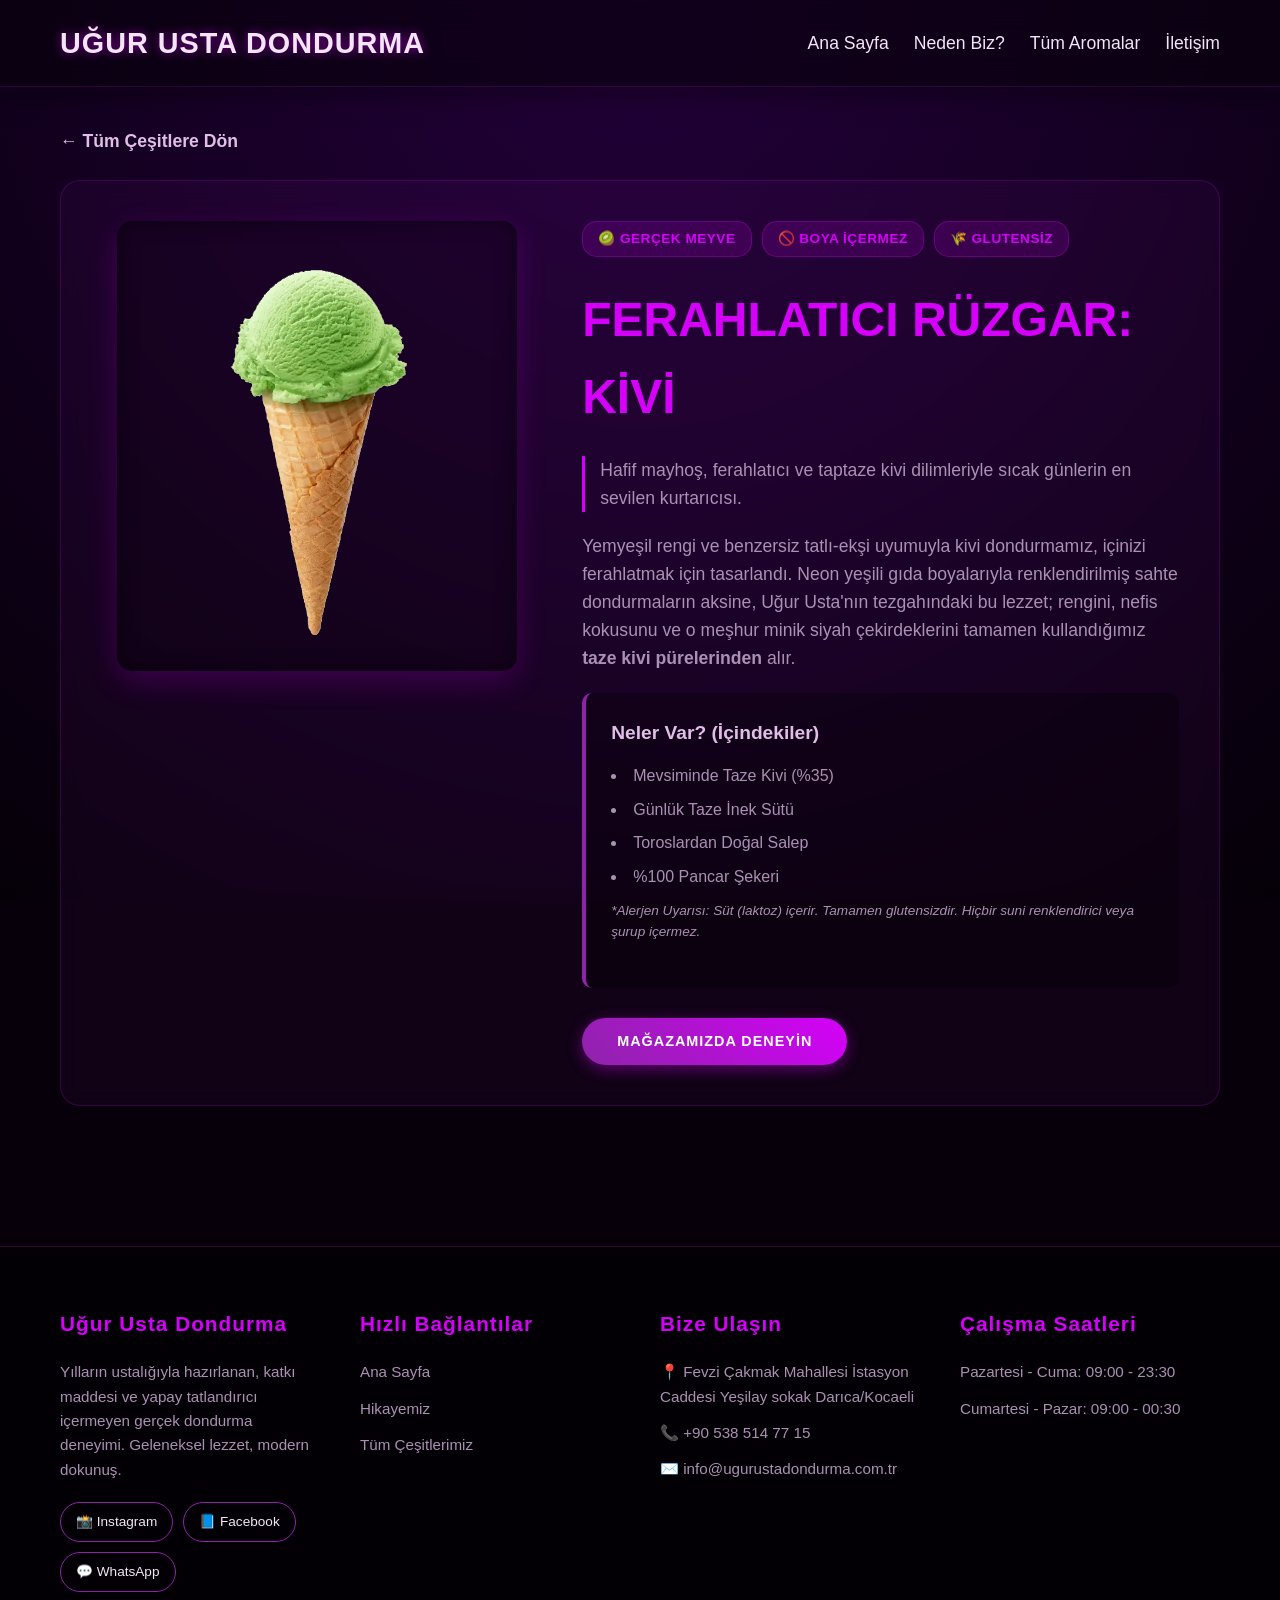
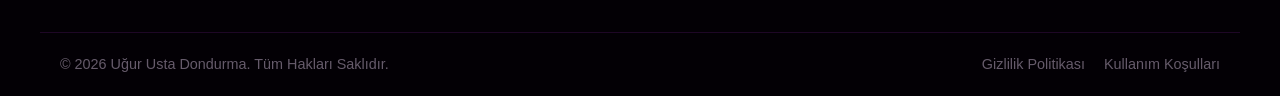
<file: kivi.html>
<!DOCTYPE html>
<html lang="tr">
<head>
    <meta charset="UTF-8">
    <meta name="viewport" content="width=device-width, initial-scale=1.0">
    
    <!-- TEMEL SEO & META ETİKETLERİ -->
    <title>Ferahlatıcı Kivili Dondurma | Gerçek Meyveli | Uğur Usta</title>
    <meta name="description" content="Hafif mayhoş, ferahlatıcı ve taptaze kivi dilimleriyle hazırlanan %100 doğal Uğur Usta kivili dondurması. Gıda boyası ve renklendirici içermez.">
    <meta name="keywords" content="kivili dondurma, meyveli dondurma, doğal kivi, sorbe dondurma, glutensiz dondurma, uğur usta dondurma kocaeli">
    <meta name="author" content="Uğur Usta Dondurma">
    <link rel="canonical" href="https://www.ugurustadondurma.com.tr/kivi.html">

    <!-- OPEN GRAPH (Sosyal Medya & WhatsApp Paylaşımları İçin) -->
    <meta property="og:title" content="Ferahlatıcı Kivili Dondurma - Uğur Usta">
    <meta property="og:description" content="Hafif mayhoş, ferahlatıcı ve taptaze kivi püreleriyle hazırlandı. Yaz sıcaklarına birebir!">
    <meta property="og:image" content="https://www.ugurustadondurma.com.tr/images/kivi.webp">
    <meta property="og:url" content="https://www.ugurustadondurma.com.tr/kivi.html">
    <meta property="og:type" content="product">
    
    <link rel="stylesheet" href="style.css">

    <!-- GOOGLE SEO: Gelişmiş Ürün (Product) ve Breadcrumb Yapısal Verisi -->
    <script type="application/ld+json">
    [
      {
        "@context": "https://schema.org/",
        "@type": "Product",
        "name": "Kivili Dondurma",
        "image": "https://www.ugurustadondurma.com.tr/images/kivi.webp",
        "description": "Taptaze kivilerin hafif mayhoş ve ferahlatıcı lezzetini sunan, gıda boyası içermeyen doğal Uğur Usta kivili dondurması.",
        "brand": {
          "@type": "Brand",
          "name": "Uğur Usta Dondurma"
        },
        "sku": "DD-KIVI-01",
        "aggregateRating": {
          "@type": "AggregateRating",
          "ratingValue": "4.8",
          "reviewCount": "134"
        }
      },
      {
        "@context": "https://schema.org",
        "@type": "BreadcrumbList",
        "itemListElement": [
          {
            "@type": "ListItem",
            "position": 1,
            "name": "Ana Sayfa",
            "item": "https://www.ugurustadondurma.com.tr/index.html"
          },
          {
            "@type": "ListItem",
            "position": 2,
            "name": "Kivili Dondurma"
          }
        ]
      }
    ]
    </script>
</head>
<body>

    <!-- Gelişmiş Üst Menü -->
    <header class="site-header">
        <div class="container header-container">
            <div class="logo">
                <a href="index.html" aria-label="Ana Sayfaya Dön">
                    <span class="logo-text">Uğur Usta Dondurma</span>
                </a>
            </div>
            <nav class="main-nav" aria-label="Ana Menü">
                <ul>
                    <li><a href="index.html">Ana Sayfa</a></li>
                    <li><a href="index.html#neden-biz">Neden Biz?</a></li>
                    <li><a href="index.html#aromalar">Tüm Aromalar</a></li>
                    <li><a href="index.html#iletisim">İletişim</a></li>
                </ul>
            </nav>
        </div>
    </header>

    <main>
        <section class="flavor-detail-section">
            <div class="container">
                <!-- Breadcrumb Linki -->
                <a href="index.html#aromalar" class="back-link" aria-label="Vitrine Geri Dön">&larr; Tüm Çeşitlere Dön</a>
                
                <article class="flavor-detail-container">
                    <div class="flavor-image">
                        <!-- Ürün Görseli -->
                        <img src="images/kivi.webp" alt="Taze Kivili Dondurma" title="Uğur Usta Kivili Dondurma" loading="lazy" width="400" height="450">
                    </div>
                    
                    <div class="flavor-info">
                        <div class="tags">
                            <span class="badge">🥝 Gerçek Meyve</span>
                            <span class="badge">🚫 Boya İçermez</span>
                            <span class="badge">🌾 Glutensiz</span>
                        </div>
                        
                        <!-- SEO H1 Başlığı -->
                        <h1>Ferahlatıcı Rüzgar: Kivi</h1>
                        <p class="lead-text">Hafif mayhoş, ferahlatıcı ve taptaze kivi dilimleriyle sıcak günlerin en sevilen kurtarıcısı.</p>
                        
                        <p>Yemyeşil rengi ve benzersiz tatlı-ekşi uyumuyla kivi dondurmamız, içinizi ferahlatmak için tasarlandı. Neon yeşili gıda boyalarıyla renklendirilmiş sahte dondurmaların aksine, Uğur Usta'nın tezgahındaki bu lezzet; rengini, nefis kokusunu ve o meşhur minik siyah çekirdeklerini tamamen kullandığımız <strong>taze kivi pürelerinden</strong> alır.</p>
                        
                        <div class="ingredients">
                            <h3>Neler Var? (İçindekiler)</h3>
                            <ul>
                                <li>Mevsiminde Taze Kivi (%35)</li>
                                <li>Günlük Taze İnek Sütü</li>
                                <li>Toroslardan Doğal Salep</li>
                                <li>%100 Pancar Şekeri</li>
                            </ul>
                            <p style="margin-top: 10px; font-size: 0.85rem; color: #ab90b3;"><em>*Alerjen Uyarısı: Süt (laktoz) içerir. Tamamen glutensizdir. Hiçbir suni renklendirici veya şurup içermez.</em></p>
                        </div>
                        
                        <!-- Bilgilendirme / Mağazaya Yönlendirme Butonu -->
                        <div style="margin-top: 20px;">
                            <a href="index.html#iletisim" class="btn btn-primary">Mağazamızda Deneyin</a>
                        </div>
                    </div>
                </article>
            </div>
        </section>
    </main>

    <!-- Zenginleştirilmiş Gelişmiş Footer -->
    <footer class="site-footer">
        <div class="container footer-grid">
            
<div class="footer-col brand-col">
    <h3>Uğur Usta Dondurma</h3>
    <p>Yılların ustalığıyla hazırlanan, katkı maddesi ve yapay tatlandırıcı içermeyen gerçek dondurma deneyimi. Geleneksel lezzet, modern dokunuş.</p>
    <div class="footer-social">
        <a href="https://www.instagram.com/ugur.usta.dondurma/" target="_blank" aria-label="Instagram Sayfamız">📸 Instagram</a>
        <a href="https://www.facebook.com/profile.php?id=61591265000801" target="_blank" aria-label="Facebook Sayfamız">📘 Facebook</a>
        <a href="https://wa.me/905385147715" target="_blank" aria-label="WhatsApp İletişim">💬 WhatsApp</a>
    </div>
</div>
            
            <div class="footer-col links-col">
                <h4>Hızlı Bağlantılar</h4>
                <ul>
                    <li><a href="index.html">Ana Sayfa</a></li>
                    <li><a href="index.html#hakkimizda">Hikayemiz</a></li>
                    <li><a href="index.html#aromalar">Tüm Çeşitlerimiz</a></li>

                </ul>
            </div>

            <div class="footer-col contact-col">
                <h4>Bize Ulaşın</h4>
                <address>
                    <p>📍 Fevzi Çakmak Mahallesi İstasyon Caddesi Yeşilay sokak Darıca/Kocaeli</p>
                    <p>📞 <a href="tel:+905551234567">+90 538 514 77 15</a></p>
                    <p>✉️ <a href="mailto:info@ugurustadondurma.com.tr">info@ugurustadondurma.com.tr</a></p>
                </address>
            </div>
            
            <div class="footer-col hours-col">
                <h4>Çalışma Saatleri</h4>
                <ul class="hours-list">
                    <li><span>Pazartesi - Cuma:</span> <time datetime="09:00">09:00</time> - <time datetime="23:30">23:30</time></li>
                    <li><span>Cumartesi - Pazar:</span> <time datetime="09:00">09:00</time> - <time datetime="00:30">00:30</time></li>
                </ul>
            </div>

        </div>
        <div class="footer-bottom">
            <div class="container bottom-container">
                <p>&copy; 2026 Uğur Usta Dondurma. Tüm Hakları Saklıdır.</p>
                <div class="legal-links">
                    <a href="gizlilik-politikasi.html">Gizlilik Politikası</a>
                    <a href="kullanim-kosullari.html">Kullanım Koşulları</a>
                </div>
            </div>
        </div>
    </footer>

</body>
</html>
</file>
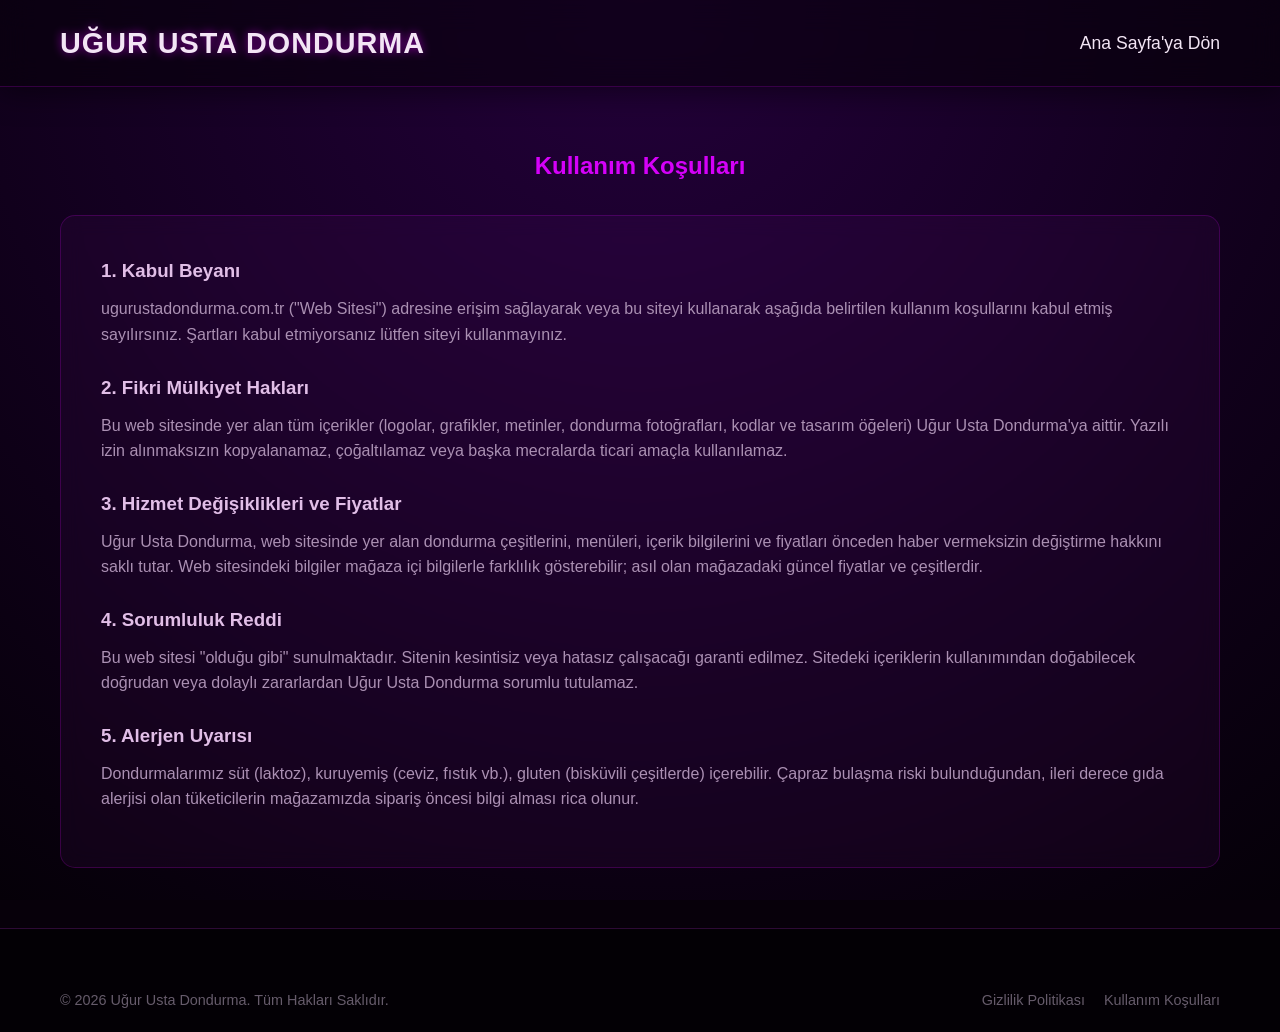
<file: kullanim-kosullari.html>
<!DOCTYPE html>
<html lang="tr">
<head>
    <meta charset="UTF-8">
    <meta name="viewport" content="width=device-width, initial-scale=1.0">
    <title>Kullanım Koşulları | Uğur Usta Dondurma</title>
    <meta name="robots" content="noindex, follow">
    <link rel="stylesheet" href="style.css">
</head>
<body>

    <header class="site-header">
        <div class="container header-container">
            <div class="logo">
                <a href="index.html">Uğur Usta Dondurma</a>
            </div>
            <nav class="main-nav">
                <ul>
                    <li><a href="index.html">Ana Sayfa'ya Dön</a></li>
                </ul>
            </nav>
        </div>
    </header>

    <main>
        <section style="padding: 60px 0;">
            <div class="container">
                <h1 style="color: var(--purple-neon); margin-bottom: 30px; text-align: center;">Kullanım Koşulları</h1>
                
                <div style="background: var(--glass-bg); border: 1px solid var(--glass-border); padding: 40px; border-radius: 15px; backdrop-filter: blur(10px);">
                    
                    <h3 style="color: var(--purple-light); margin: 0 0 10px;">1. Kabul Beyanı</h3>
                    <p style="color: var(--text-muted); margin-bottom: 20px;">ugurustadondurma.com.tr ("Web Sitesi") adresine erişim sağlayarak veya bu siteyi kullanarak aşağıda belirtilen kullanım koşullarını kabul etmiş sayılırsınız. Şartları kabul etmiyorsanız lütfen siteyi kullanmayınız.</p>

                    <h3 style="color: var(--purple-light); margin: 25px 0 10px;">2. Fikri Mülkiyet Hakları</h3>
                    <p style="color: var(--text-muted); margin-bottom: 20px;">Bu web sitesinde yer alan tüm içerikler (logolar, grafikler, metinler, dondurma fotoğrafları, kodlar ve tasarım öğeleri) Uğur Usta Dondurma'ya aittir. Yazılı izin alınmaksızın kopyalanamaz, çoğaltılamaz veya başka mecralarda ticari amaçla kullanılamaz.</p>

                    <h3 style="color: var(--purple-light); margin: 25px 0 10px;">3. Hizmet Değişiklikleri ve Fiyatlar</h3>
                    <p style="color: var(--text-muted); margin-bottom: 20px;">Uğur Usta Dondurma, web sitesinde yer alan dondurma çeşitlerini, menüleri, içerik bilgilerini ve fiyatları önceden haber vermeksizin değiştirme hakkını saklı tutar. Web sitesindeki bilgiler mağaza içi bilgilerle farklılık gösterebilir; asıl olan mağazadaki güncel fiyatlar ve çeşitlerdir.</p>

                    <h3 style="color: var(--purple-light); margin: 25px 0 10px;">4. Sorumluluk Reddi</h3>
                    <p style="color: var(--text-muted); margin-bottom: 20px;">Bu web sitesi "olduğu gibi" sunulmaktadır. Sitenin kesintisiz veya hatasız çalışacağı garanti edilmez. Sitedeki içeriklerin kullanımından doğabilecek doğrudan veya dolaylı zararlardan Uğur Usta Dondurma sorumlu tutulamaz.</p>
                    
                    <h3 style="color: var(--purple-light); margin: 25px 0 10px;">5. Alerjen Uyarısı</h3>
                    <p style="color: var(--text-muted); margin-bottom: 15px;">Dondurmalarımız süt (laktoz), kuruyemiş (ceviz, fıstık vb.), gluten (bisküvili çeşitlerde) içerebilir. Çapraz bulaşma riski bulunduğundan, ileri derece gıda alerjisi olan tüketicilerin mağazamızda sipariş öncesi bilgi alması rica olunur.</p>

                </div>
            </div>
        </section>
    </main>

    <footer class="site-footer" style="margin-top: 0;">
        <div class="container bottom-container">
            <p>© 2026 Uğur Usta Dondurma. Tüm Hakları Saklıdır.</p>
            <div class="legal-links">
                <a href="gizlilik-politikasi.html">Gizlilik Politikası</a>
                <a href="kullanim-kosullari.html">Kullanım Koşulları</a>
            </div>
        </div>
    </footer>

</body>
</html>
</file>
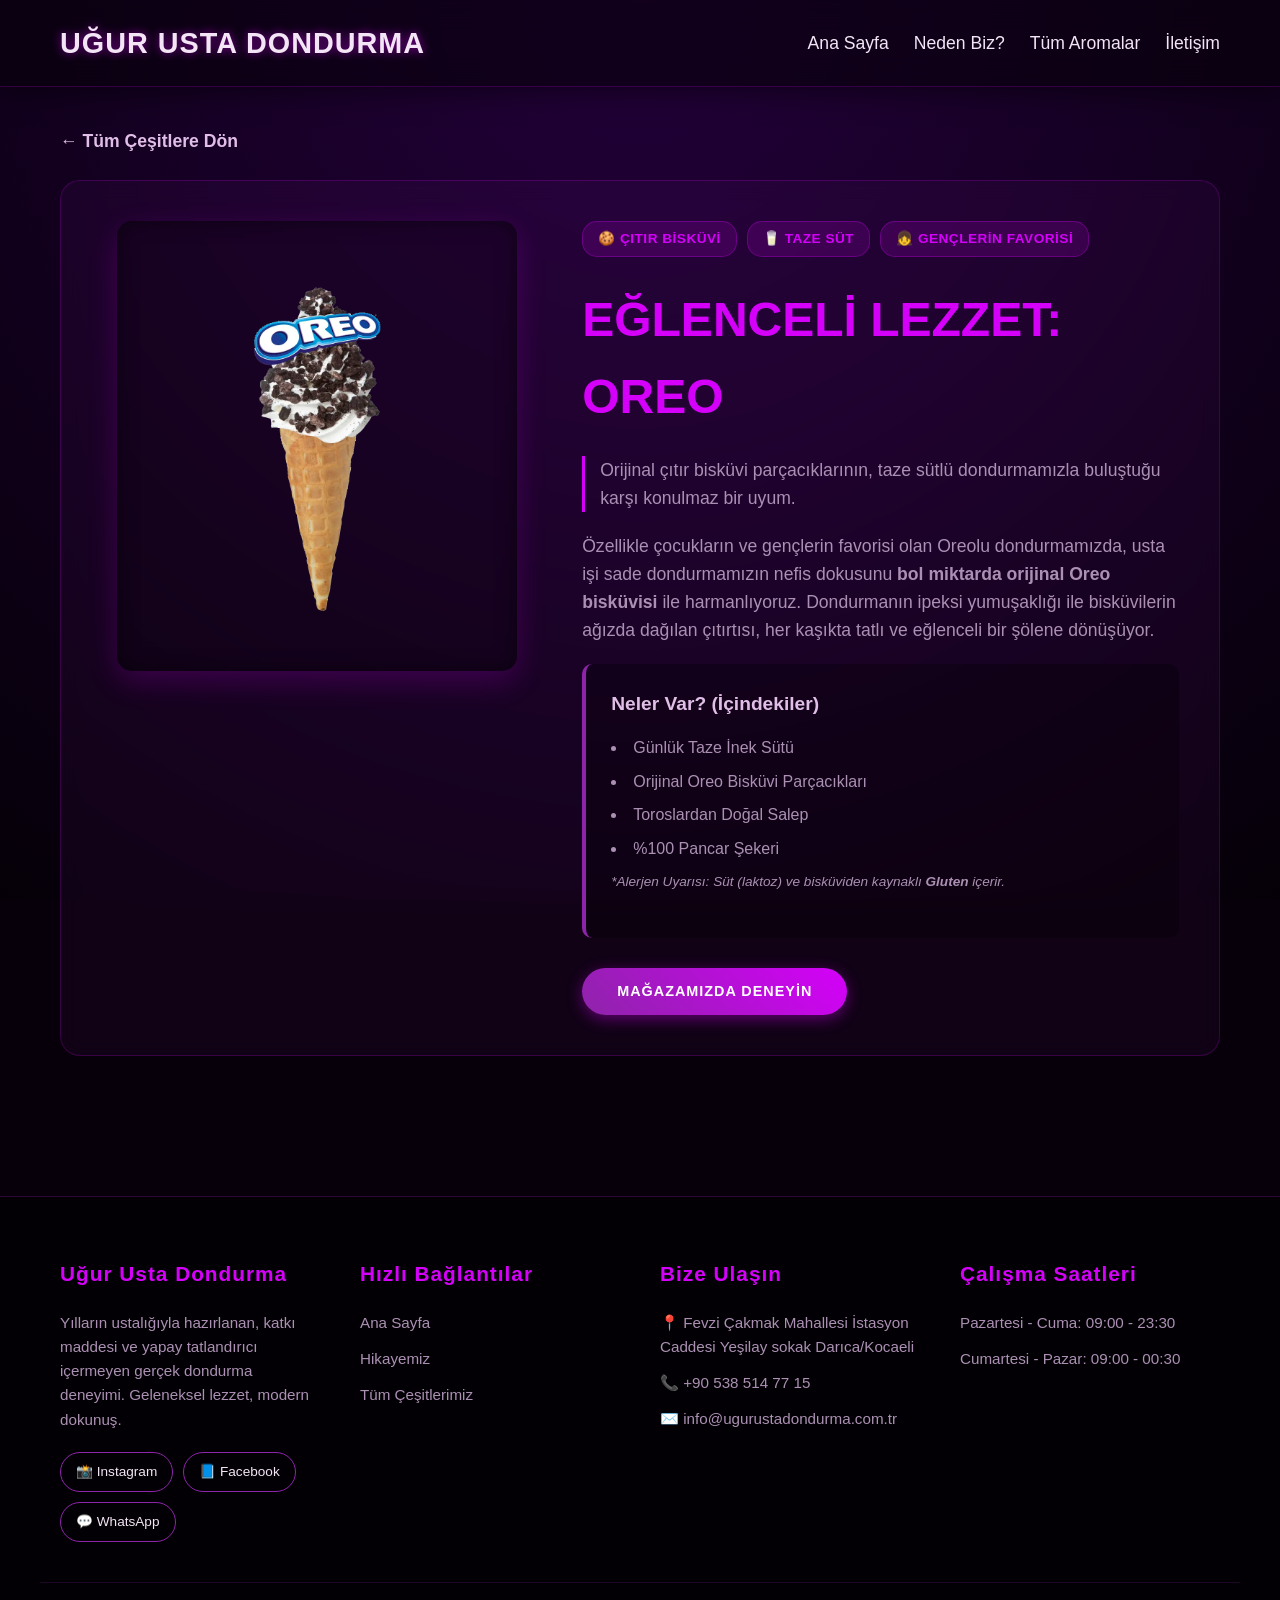
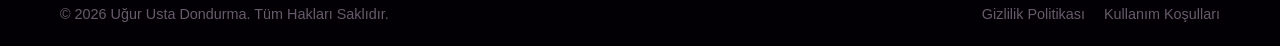
<file: oreo.html>
<!DOCTYPE html>
<html lang="tr">
<head>
    <meta charset="UTF-8">
    <meta name="viewport" content="width=device-width, initial-scale=1.0">
    
    <!-- TEMEL SEO & META ETİKETLERİ -->
    <title>Çıtır Oreolu Dondurma | Gerçek Bisküvi Parçacıklı | Uğur Usta</title>
    <meta name="description" content="Orijinal Oreo bisküvi parçacıklarının taze sütlü dondurma ile harmanlandığı karşı konulmaz lezzet. Uğur Usta'dan çocukların ve gençlerin favorisi Oreolu dondurma.">
    <meta name="keywords" content="oreolu dondurma, bisküvili dondurma, oreo dondurma, katkısız dondurma, uğur usta dondurma kocaeli">
    <meta name="author" content="Uğur Usta Dondurma">
    <link rel="canonical" href="https://www.ugurustadondurma.com.tr/oreo.html">

    <!-- OPEN GRAPH (Sosyal Medya & WhatsApp Paylaşımları İçin) -->
    <meta property="og:title" content="Çıtır Oreolu Dondurma - Uğur Usta">
    <meta property="og:description" content="Bol çıtır bisküvi parçacıklarının taze sütlü dondurma ile karşı konulmaz uyumu. Kaşıklamaya doyamayacaksınız!">
    <meta property="og:image" content="https://www.ugurustadondurma.com.tr/images/oreo.webp">
    <meta property="og:url" content="https://www.ugurustadondurma.com.tr/oreo.html">
    <meta property="og:type" content="product">
    
    <link rel="stylesheet" href="style.css">

    <!-- GOOGLE SEO: Gelişmiş Ürün (Product) ve Breadcrumb Yapısal Verisi -->
    <script type="application/ld+json">
    [
      {
        "@context": "https://schema.org/",
        "@type": "Product",
        "name": "Oreolu Dondurma",
        "image": "https://www.ugurustadondurma.com.tr/images/oreo.webp",
        "description": "Orijinal Oreo bisküvi parçacıkları ile taze günlük sütün harmanlandığı nefis Uğur Usta dondurması.",
        "brand": {
          "@type": "Brand",
          "name": "Uğur Usta Dondurma"
        },
        "sku": "DD-OREO-01",
        "aggregateRating": {
          "@type": "AggregateRating",
          "ratingValue": "4.9",
          "reviewCount": "210"
        }
      },
      {
        "@context": "https://schema.org",
        "@type": "BreadcrumbList",
        "itemListElement": [
          {
            "@type": "ListItem",
            "position": 1,
            "name": "Ana Sayfa",
            "item": "https://www.ugurustadondurma.com.tr/index.html"
          },
          {
            "@type": "ListItem",
            "position": 2,
            "name": "Oreolu Dondurma"
          }
        ]
      }
    ]
    </script>
</head>
<body>

    <!-- Gelişmiş Üst Menü -->
    <header class="site-header">
        <div class="container header-container">
            <div class="logo">
                <a href="index.html" aria-label="Ana Sayfaya Dön">
                    <span class="logo-text">Uğur Usta Dondurma</span>
                </a>
            </div>
            <nav class="main-nav" aria-label="Ana Menü">
                <ul>
                    <li><a href="index.html">Ana Sayfa</a></li>
                    <li><a href="index.html#neden-biz">Neden Biz?</a></li>
                    <li><a href="index.html#aromalar">Tüm Aromalar</a></li>
                    <li><a href="index.html#iletisim">İletişim</a></li>
                </ul>
            </nav>
        </div>
    </header>

    <main>
        <section class="flavor-detail-section">
            <div class="container">
                <!-- Breadcrumb Linki -->
                <a href="index.html#aromalar" class="back-link" aria-label="Vitrine Geri Dön">&larr; Tüm Çeşitlere Dön</a>
                
                <article class="flavor-detail-container">
                    <div class="flavor-image">
                        <!-- Ürün Görseli -->
                        <img src="images/oreo.webp" alt="Orijinal Oreolu ve Sütlü Dondurma" title="Uğur Usta Oreolu Dondurma" loading="lazy" width="400" height="450">
                    </div>
                    
                    <div class="flavor-info">
                        <div class="tags">
                            <span class="badge">🍪 Çıtır Bisküvi</span>
                            <span class="badge">🥛 Taze Süt</span>
                            <span class="badge">👧 Gençlerin Favorisi</span>
                        </div>
                        
                        <!-- SEO H1 Başlığı -->
                        <h1>Eğlenceli Lezzet: Oreo</h1>
                        <p class="lead-text">Orijinal çıtır bisküvi parçacıklarının, taze sütlü dondurmamızla buluştuğu karşı konulmaz bir uyum.</p>
                        
                        <p>Özellikle çocukların ve gençlerin favorisi olan Oreolu dondurmamızda, usta işi sade dondurmamızın nefis dokusunu <strong>bol miktarda orijinal Oreo bisküvisi</strong> ile harmanlıyoruz. Dondurmanın ipeksi yumuşaklığı ile bisküvilerin ağızda dağılan çıtırtısı, her kaşıkta tatlı ve eğlenceli bir şölene dönüşüyor.</p>
                        
                        <div class="ingredients">
                            <h3>Neler Var? (İçindekiler)</h3>
                            <ul>
                                <li>Günlük Taze İnek Sütü</li>
                                <li>Orijinal Oreo Bisküvi Parçacıkları</li>
                                <li>Toroslardan Doğal Salep</li>
                                <li>%100 Pancar Şekeri</li>
                            </ul>
                            <p style="margin-top: 10px; font-size: 0.85rem; color: #ab90b3;"><em>*Alerjen Uyarısı: Süt (laktoz) ve bisküviden kaynaklı <strong>Gluten</strong> içerir.</em></p>
                        </div>
                        
                        <!-- Bilgilendirme / Mağazaya Yönlendirme Butonu -->
                        <div style="margin-top: 20px;">
                            <a href="index.html#iletisim" class="btn btn-primary">Mağazamızda Deneyin</a>
                        </div>
                    </div>
                </article>
            </div>
        </section>
    </main>

    <!-- Zenginleştirilmiş Gelişmiş Footer -->
    <footer class="site-footer">
        <div class="container footer-grid">
            
<div class="footer-col brand-col">
    <h3>Uğur Usta Dondurma</h3>
    <p>Yılların ustalığıyla hazırlanan, katkı maddesi ve yapay tatlandırıcı içermeyen gerçek dondurma deneyimi. Geleneksel lezzet, modern dokunuş.</p>
    <div class="footer-social">
        <a href="https://www.instagram.com/ugur.usta.dondurma/" target="_blank" aria-label="Instagram Sayfamız">📸 Instagram</a>
        <a href="https://www.facebook.com/profile.php?id=61591265000801" target="_blank" aria-label="Facebook Sayfamız">📘 Facebook</a>
        <a href="https://wa.me/905385147715" target="_blank" aria-label="WhatsApp İletişim">💬 WhatsApp</a>
    </div>
</div>
            
            <div class="footer-col links-col">
                <h4>Hızlı Bağlantılar</h4>
                <ul>
                    <li><a href="index.html">Ana Sayfa</a></li>
                    <li><a href="index.html#hakkimizda">Hikayemiz</a></li>
                    <li><a href="index.html#aromalar">Tüm Çeşitlerimiz</a></li>

                </ul>
            </div>

            <div class="footer-col contact-col">
                <h4>Bize Ulaşın</h4>
                <address>
                    <p>📍 Fevzi Çakmak Mahallesi İstasyon Caddesi Yeşilay sokak Darıca/Kocaeli</p>
                    <p>📞 <a href="tel:+905551234567">+90 538 514 77 15</a></p>
                    <p>✉️ <a href="mailto:info@ugurustadondurma.com.tr">info@ugurustadondurma.com.tr</a></p>
                </address>
            </div>
            
            <div class="footer-col hours-col">
                <h4>Çalışma Saatleri</h4>
                <ul class="hours-list">
                    <li><span>Pazartesi - Cuma:</span> <time datetime="09:00">09:00</time> - <time datetime="23:30">23:30</time></li>
                    <li><span>Cumartesi - Pazar:</span> <time datetime="09:00">09:00</time> - <time datetime="00:30">00:30</time></li>
                </ul>
            </div>

        </div>
        <div class="footer-bottom">
            <div class="container bottom-container">
                <p>&copy; 2026 Uğur Usta Dondurma. Tüm Hakları Saklıdır.</p>
                <div class="legal-links">
                    <a href="gizlilik-politikasi.html">Gizlilik Politikası</a>
                    <a href="kullanim-kosullari.html">Kullanım Koşulları</a>
                </div>
            </div>
        </div>
    </footer>

</body>
</html>
</file>
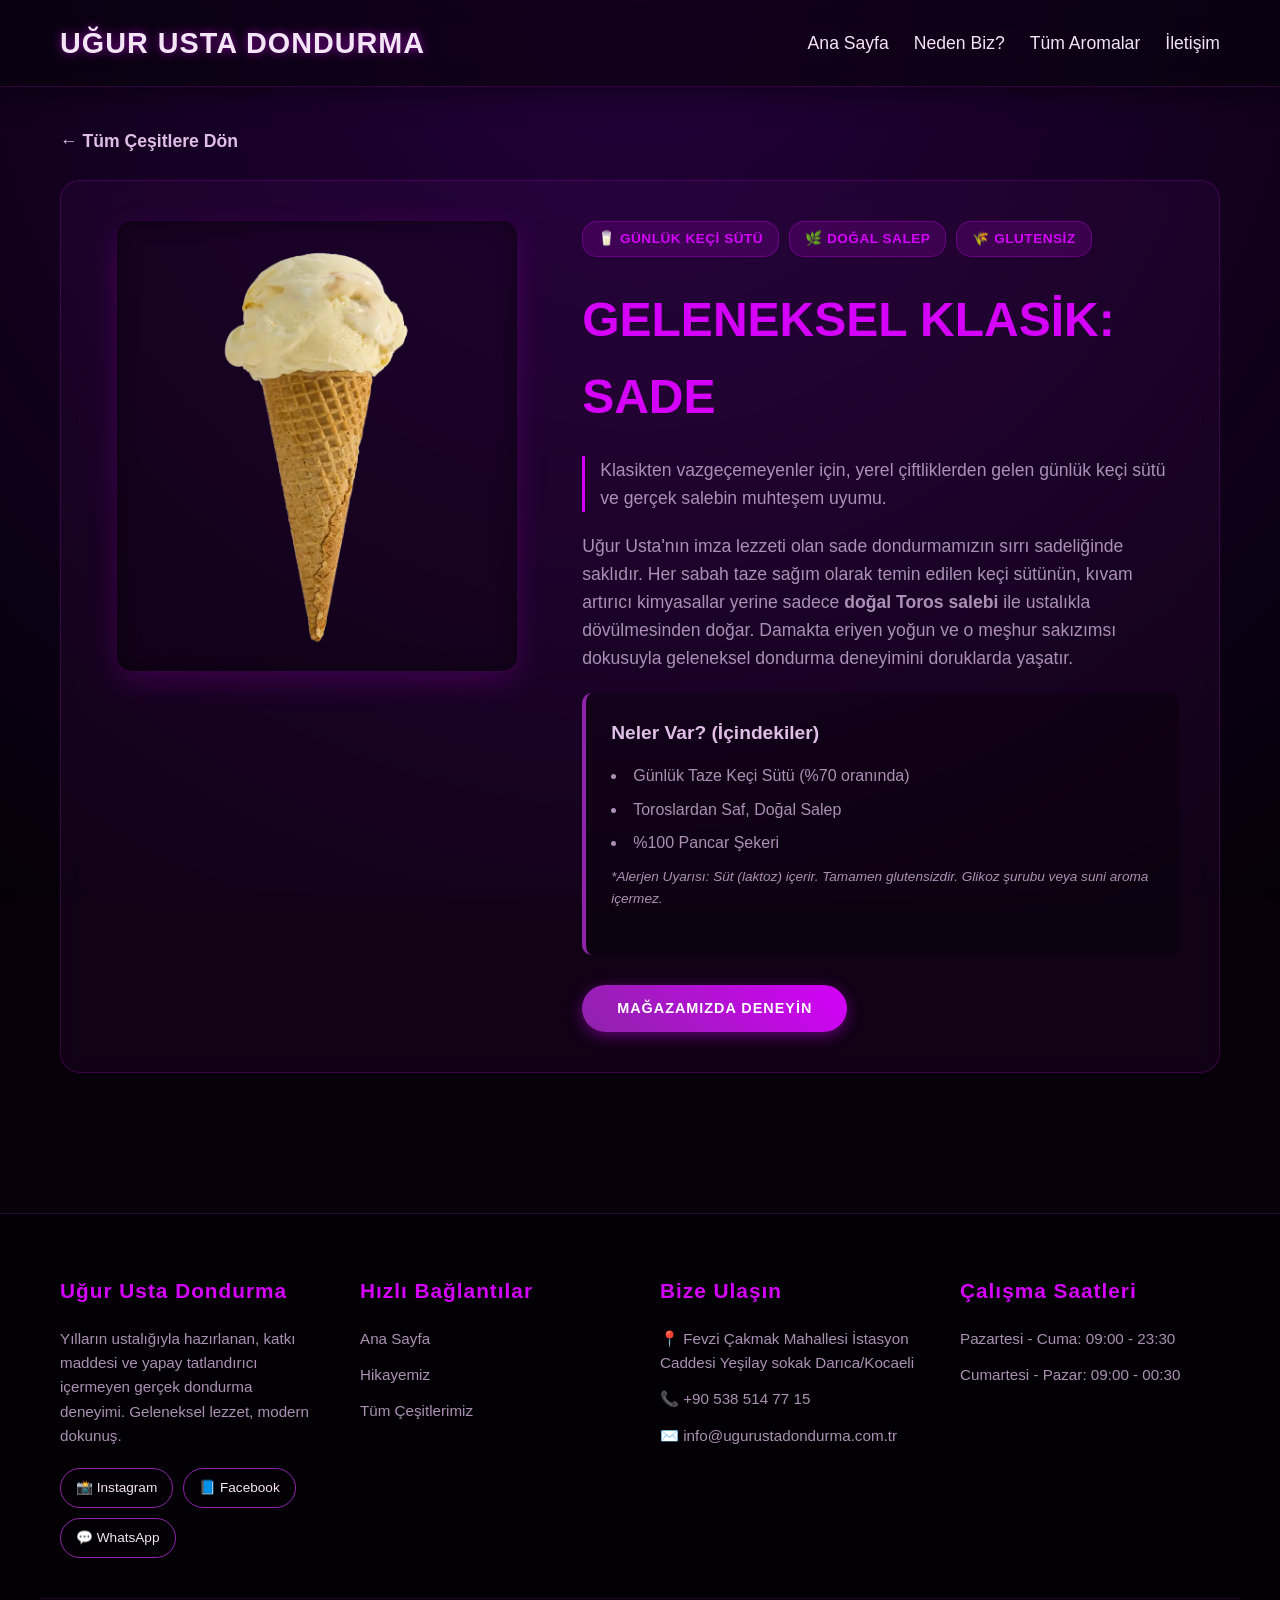
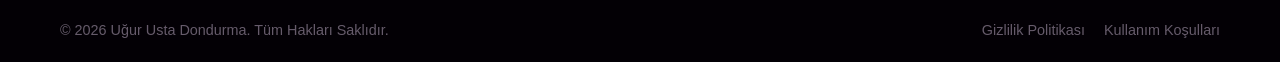
<file: sade.html>
<!DOCTYPE html>
<html lang="tr">
<head>
    <meta charset="UTF-8">
    <meta name="viewport" content="width=device-width, initial-scale=1.0">
    
    <!-- TEMEL SEO & META ETİKETLERİ -->
    <title>Klasik Sade Dondurma | Keçi Sütlü & Salepli | Uğur Usta</title>
    <meta name="description" content="Gerçek günlük keçi sütü ve Toroslardan toplanan doğal salep ile hazırlanan yoğun kıvamlı, klasik sade Uğur Usta dondurması. Katkısız geleneksel lezzet.">
    <meta name="keywords" content="sade dondurma, keçi sütlü dondurma, salepli dondurma, maraş usulü dondurma, doğal dondurma, glutensiz dondurma, uğur usta dondurma kocaeli">
    <meta name="author" content="Uğur Usta Dondurma">
    <link rel="canonical" href="https://www.ugurustadondurma.com.tr/sade.html">

    <!-- OPEN GRAPH (Sosyal Medya & WhatsApp Paylaşımları İçin) -->
    <meta property="og:title" content="Klasik Sade Dondurma - Uğur Usta">
    <meta property="og:description" content="Klasikten vazgeçemeyenler için taze keçi sütü ve gerçek salebin muhteşem uyumu. Yoğun kıvam, eşsiz lezzet!">
    <meta property="og:image" content="https://www.ugurustadondurma.com.tr/images/sade.webp">
    <meta property="og:url" content="https://www.ugurustadondurma.com.tr/sade.html">
    <meta property="og:type" content="product">
    
    <link rel="stylesheet" href="style.css">

    <!-- GOOGLE SEO: Gelişmiş Ürün (Product) ve Breadcrumb Yapısal Verisi -->
    <script type="application/ld+json">
    [
      {
        "@context": "https://schema.org/",
        "@type": "Product",
        "name": "Sade (Süt) Dondurma",
        "image": "https://www.ugurustadondurma.com.tr/images/sade.webp",
        "description": "Günlük taze keçi sütü ve doğal Toros salebi ile hazırlanan, katkısız ve yoğun kıvamlı geleneksel Uğur Usta sade dondurması.",
        "brand": {
          "@type": "Brand",
          "name": "Uğur Usta Dondurma"
        },
        "sku": "DD-SADE-01",
        "aggregateRating": {
          "@type": "AggregateRating",
          "ratingValue": "4.9",
          "reviewCount": "154"
        }
      },
      {
        "@context": "https://schema.org",
        "@type": "BreadcrumbList",
        "itemListElement": [
          {
            "@type": "ListItem",
            "position": 1,
            "name": "Ana Sayfa",
            "item": "https://www.ugurustadondurma.com.tr/index.html"
          },
          {
            "@type": "ListItem",
            "position": 2,
            "name": "Sade Dondurma"
          }
        ]
      }
    ]
    </script>
</head>
<body>

    <!-- Gelişmiş Üst Menü -->
    <header class="site-header">
        <div class="container header-container">
            <div class="logo">
                <a href="index.html" aria-label="Ana Sayfaya Dön">
                    <span class="logo-text">Uğur Usta Dondurma</span>
                </a>
            </div>
            <nav class="main-nav" aria-label="Ana Menü">
                <ul>
                    <li><a href="index.html">Ana Sayfa</a></li>
                    <li><a href="index.html#neden-biz">Neden Biz?</a></li>
                    <li><a href="index.html#aromalar">Tüm Aromalar</a></li>
                    <li><a href="index.html#iletisim">İletişim</a></li>
                </ul>
            </nav>
        </div>
    </header>

    <main>
        <section class="flavor-detail-section">
            <div class="container">
                <!-- Breadcrumb Linki -->
                <a href="index.html#aromalar" class="back-link" aria-label="Vitrine Geri Dön">&larr; Tüm Çeşitlere Dön</a>
                
                <article class="flavor-detail-container">
                    <div class="flavor-image">
                        <!-- Ürün Görseli -->
                        <img src="images/sade.webp" alt="Sade Keçi Sütlü ve Salepli Dondurma" title="Uğur Usta Sade Dondurma" loading="lazy" width="400" height="450">
                    </div>
                    
                    <div class="flavor-info">
                        <div class="tags">
                            <span class="badge">🥛 Günlük Keçi Sütü</span>
                            <span class="badge">🌿 Doğal Salep</span>
                            <span class="badge">🌾 Glutensiz</span>
                        </div>
                        
                        <!-- SEO H1 Başlığı -->
                        <h1>Geleneksel Klasik: Sade</h1>
                        <p class="lead-text">Klasikten vazgeçemeyenler için, yerel çiftliklerden gelen günlük keçi sütü ve gerçek salebin muhteşem uyumu.</p>
                        
                        <p>Uğur Usta'nın imza lezzeti olan sade dondurmamızın sırrı sadeliğinde saklıdır. Her sabah taze sağım olarak temin edilen keçi sütünün, kıvam artırıcı kimyasallar yerine sadece <strong>doğal Toros salebi</strong> ile ustalıkla dövülmesinden doğar. Damakta eriyen yoğun ve o meşhur sakızımsı dokusuyla geleneksel dondurma deneyimini doruklarda yaşatır.</p>
                        
                        <div class="ingredients">
                            <h3>Neler Var? (İçindekiler)</h3>
                            <ul>
                                <li>Günlük Taze Keçi Sütü (%70 oranında)</li>
                                <li>Toroslardan Saf, Doğal Salep</li>
                                <li>%100 Pancar Şekeri</li>
                            </ul>
                            <p style="margin-top: 10px; font-size: 0.85rem; color: #ab90b3;"><em>*Alerjen Uyarısı: Süt (laktoz) içerir. Tamamen glutensizdir. Glikoz şurubu veya suni aroma içermez.</em></p>
                        </div>
                        
                        <!-- Bilgilendirme / Mağazaya Yönlendirme Butonu -->
                        <div style="margin-top: 20px;">
                            <a href="index.html#iletisim" class="btn btn-primary">Mağazamızda Deneyin</a>
                        </div>
                    </div>
                </article>
            </div>
        </section>
    </main>

    <!-- Zenginleştirilmiş Gelişmiş Footer -->
    <footer class="site-footer">
        <div class="container footer-grid">
            
<div class="footer-col brand-col">
    <h3>Uğur Usta Dondurma</h3>
    <p>Yılların ustalığıyla hazırlanan, katkı maddesi ve yapay tatlandırıcı içermeyen gerçek dondurma deneyimi. Geleneksel lezzet, modern dokunuş.</p>
    <div class="footer-social">
        <a href="https://www.instagram.com/ugur.usta.dondurma/" target="_blank" aria-label="Instagram Sayfamız">📸 Instagram</a>
        <a href="https://www.facebook.com/profile.php?id=61591265000801" target="_blank" aria-label="Facebook Sayfamız">📘 Facebook</a>
        <a href="https://wa.me/905385147715" target="_blank" aria-label="WhatsApp İletişim">💬 WhatsApp</a>
    </div>
</div>
            
            <div class="footer-col links-col">
                <h4>Hızlı Bağlantılar</h4>
                <ul>
                    <li><a href="index.html">Ana Sayfa</a></li>
                    <li><a href="index.html#hakkimizda">Hikayemiz</a></li>
                    <li><a href="index.html#aromalar">Tüm Çeşitlerimiz</a></li>

                </ul>
            </div>

            <div class="footer-col contact-col">
                <h4>Bize Ulaşın</h4>
                <address>
                    <p>📍 Fevzi Çakmak Mahallesi İstasyon Caddesi Yeşilay sokak Darıca/Kocaeli</p>
                    <p>📞 <a href="tel:+905551234567">+90 538 514 77 15</a></p>
                    <p>✉️ <a href="mailto:info@ugurustadondurma.com.tr">info@ugurustadondurma.com.tr</a></p>
                </address>
            </div>
            
            <div class="footer-col hours-col">
                <h4>Çalışma Saatleri</h4>
                <ul class="hours-list">
                    <li><span>Pazartesi - Cuma:</span> <time datetime="09:00">09:00</time> - <time datetime="23:30">23:30</time></li>
                    <li><span>Cumartesi - Pazar:</span> <time datetime="09:00">09:00</time> - <time datetime="00:30">00:30</time></li>
                </ul>
            </div>

        </div>
        <div class="footer-bottom">
            <div class="container bottom-container">
                <p>&copy; 2026 Uğur Usta Dondurma. Tüm Hakları Saklıdır.</p>
                <div class="legal-links">
                    <a href="gizlilik-politikasi.html">Gizlilik Politikası</a>
                    <a href="kullanim-kosullari.html">Kullanım Koşulları</a>
                </div>
            </div>
        </div>
    </footer>

</body>
</html>
</file>
<file: style.css>
/* ==========================================================================
   UĞUR USTA DONDURMA - GELİŞMİŞ TEMA AYARLARI VE RENK PALETİ
   ========================================================================== */

:root {
    /* Siyah ve Koyu Mor Tonları */
    --bg-dark: #07000a; 
    --bg-gradient: radial-gradient(circle at top center, #23003a 0%, #050008 100%);
    
    /* Mor Tonları (Ön Planda) */
    --purple-primary: #8e24aa; 
    --purple-light: #e1bee7; 
    --purple-neon: #d500f9; 
    
    /* Cam Efekti Arka Planları (Glassmorphism) */
    --glass-bg: rgba(142, 36, 170, 0.08);
    --glass-border: rgba(213, 0, 249, 0.2);
    
    /* Metin Renkleri */
    --text-main: #f3e5f5; 
    --text-muted: #ab90b3; 
}

* {
    margin: 0;
    padding: 0;
    box-sizing: border-box;
    font-family: 'Segoe UI', Tahoma, Geneva, Verdana, sans-serif;
}

body {
    background: var(--bg-dark);
    background-image: var(--bg-gradient);
    background-attachment: fixed;
    color: var(--text-main);
    line-height: 1.6;
    min-height: 100vh;
    overflow-x: hidden;
}

.container {
    max-width: 1200px;
    margin: 0 auto;
    padding: 0 20px;
}

/* ==========================================================================
   HEADER & NAVİGASYON (Cam Efektli Üst Menü)
   ========================================================================== */
.site-header {
    background: rgba(7, 0, 10, 0.6);
    backdrop-filter: blur(15px);
    -webkit-backdrop-filter: blur(15px);
    border-bottom: 1px solid var(--glass-border);
    padding: 20px 0;
    position: sticky;
    top: 0;
    z-index: 1000;
    box-shadow: 0 4px 30px rgba(0, 0, 0, 0.5);
}

.header-container {
    display: flex;
    justify-content: space-between;
    align-items: center;
}

.logo a {
    text-decoration: none;
    color: var(--text-main);
    font-size: 1.8rem;
    font-weight: 800;
    letter-spacing: 1px;
    text-transform: uppercase;
    text-shadow: 0 0 10px rgba(213, 0, 249, 0.6);
    transition: text-shadow 0.3s ease;
}

.logo a:hover {
    text-shadow: 0 0 20px var(--purple-neon);
}

.main-nav ul {
    list-style: none;
    display: flex;
    gap: 25px;
}

.main-nav a {
    text-decoration: none;
    color: var(--text-main);
    font-weight: 500;
    font-size: 1.1rem;
    position: relative;
    padding-bottom: 5px;
    transition: color 0.3s;
}

.main-nav a::after {
    content: '';
    position: absolute;
    width: 0;
    height: 2px;
    bottom: 0;
    left: 0;
    background-color: var(--purple-neon);
    transition: width 0.3s ease;
    box-shadow: 0 0 8px var(--purple-neon);
}

.main-nav a:hover, .main-nav a[aria-current="page"] {
    color: var(--purple-neon);
}

.main-nav a:hover::after, .main-nav a[aria-current="page"]::after {
    width: 100%;
}

/* ==========================================================================
   HERO (KARŞILAMA ALANI) VE BUTONLAR
   ========================================================================== */
.hero-section {
    text-align: center;
    padding: 120px 20px;
    position: relative;
    overflow: hidden;
}

.hero-section::before {
    content: '';
    position: absolute;
    top: -50%;
    left: 50%;
    transform: translateX(-50%);
    width: 600px;
    height: 600px;
    background: radial-gradient(circle, rgba(142,36,170,0.2) 0%, rgba(0,0,0,0) 70%);
    z-index: -1;
}

.hero-section h1 {
    font-size: 3.5rem;
    margin-bottom: 25px;
    color: #fff;
    text-shadow: 0 0 15px rgba(213, 0, 249, 0.4);
    letter-spacing: 2px;
}

.hero-subtitle {
    font-size: 1.2rem;
    color: var(--purple-light);
    max-width: 700px;
    margin: 0 auto 40px auto;
}

.hero-buttons {
    display: flex;
    justify-content: center;
    gap: 20px;
    flex-wrap: wrap;
}

/* Genel Buton Stili */
.btn {
    display: inline-block;
    padding: 12px 35px;
    text-decoration: none;
    border-radius: 30px;
    font-weight: 600;
    letter-spacing: 1px;
    text-transform: uppercase;
    font-size: 0.9rem;
    transition: all 0.3s ease;
    cursor: pointer;
}

.btn-primary, .flavor-card .btn {
    background: linear-gradient(45deg, var(--purple-primary), var(--purple-neon));
    color: #fff;
    box-shadow: 0 4px 15px rgba(213, 0, 249, 0.4);
    border: none;
}

.btn-primary:hover, .flavor-card .btn:hover {
    transform: scale(1.05);
    box-shadow: 0 6px 25px rgba(213, 0, 249, 0.7);
}

.btn-secondary, .btn-outline {
    background: transparent;
    color: var(--purple-neon);
    border: 2px solid var(--purple-neon);
    box-shadow: 0 4px 15px rgba(0, 0, 0, 0.4);
}

.btn-secondary:hover, .btn-outline:hover {
    background: var(--purple-neon);
    color: #fff;
    transform: scale(1.05);
    box-shadow: 0 6px 25px rgba(213, 0, 249, 0.5);
}

/* ==========================================================================
   GENEL BÖLÜM (SECTION) AYARLARI
   ========================================================================== */
section {
    padding: 80px 0;
}

section h2 {
    text-align: center;
    color: var(--purple-neon);
    margin-bottom: 20px;
    font-size: 2.5rem;
    text-transform: uppercase;
    letter-spacing: 1.5px;
}

.section-desc {
    text-align: center;
    margin-bottom: 50px;
    color: var(--text-muted);
    font-size: 1.1rem;
}

/* ==========================================================================
   NEDEN BİZ? (ÖZELLİKLER BÖLÜMÜ)
   ========================================================================== */
.features-grid {
    display: grid;
    grid-template-columns: repeat(auto-fit, minmax(300px, 1fr));
    gap: 30px;
    margin-top: 40px;
}

.feature-box {
    background: var(--glass-bg);
    border: 1px solid var(--glass-border);
    border-radius: 15px;
    padding: 40px 25px;
    text-align: center;
    backdrop-filter: blur(10px);
    transition: transform 0.3s;
}

.feature-box:hover {
    transform: translateY(-5px);
    border-color: var(--purple-neon);
    box-shadow: 0 10px 30px rgba(142, 36, 170, 0.2);
}

.feature-icon {
    font-size: 3.5rem;
    display: block;
    margin-bottom: 20px;
    filter: drop-shadow(0 0 10px rgba(213, 0, 249, 0.5));
}

.feature-box h3 {
    color: var(--text-main);
    margin-bottom: 15px;
    font-size: 1.3rem;
}

.feature-box p {
    color: var(--text-muted);
    font-size: 0.95rem;
}

/* ==========================================================================
   AROMALAR (DONDURMA KARTLARI)
   ========================================================================== */
.cards-grid {
    display: grid;
    grid-template-columns: repeat(auto-fit, minmax(320px, 1fr));
    gap: 40px;
}

.flavor-card {
    background: var(--glass-bg);
    border: 1px solid var(--glass-border);
    border-radius: 15px;
    padding: 25px;
    text-align: center;
    backdrop-filter: blur(10px);
    -webkit-backdrop-filter: blur(10px);
    transition: all 0.4s ease;
    box-shadow: 0 10px 30px rgba(0, 0, 0, 0.5);
    position: relative;
    overflow: hidden;
    display: flex;
    flex-direction: column;
}

.flavor-card:hover {
    transform: translateY(-10px);
    border-color: var(--purple-neon);
    box-shadow: 0 15px 40px rgba(213, 0, 249, 0.2);
    background: rgba(142, 36, 170, 0.15);
}

.flavor-card img {
    width: 100%;
    height: 220px; 
    object-fit: contain; 
    border-radius: 10px;
    margin-bottom: 20px;
    background: rgba(0, 0, 0, 0.2); 
    padding: 15px; 
    box-shadow: inset 0 0 15px rgba(0,0,0,0.5);
    transition: transform 0.4s cubic-bezier(0.25, 0.46, 0.45, 0.94); 
    transform-origin: center; 
}

.flavor-card:hover img {
    transform: scale(1.08);
}

.flavor-card h3 {
    color: #fff;
    margin-bottom: 10px;
    font-size: 1.5rem;
    letter-spacing: 1px;
}

.flavor-card p {
    color: var(--purple-light);
    margin-bottom: 25px;
    flex-grow: 1; /* Butonların aynı hizada kalmasını sağlar */
}

/* ==========================================================================
   SIKÇA SORULAN SORULAR (FAQ ACCORDION)
   ========================================================================== */
.faq-accordion {
    max-width: 800px;
    margin: 0 auto;
    display: flex;
    flex-direction: column;
    gap: 15px;
}

.faq-accordion details {
    background: var(--glass-bg);
    border: 1px solid var(--glass-border);
    border-radius: 10px;
    padding: 15px 25px;
    backdrop-filter: blur(10px);
    transition: all 0.3s;
}

.faq-accordion details[open] {
    border-color: var(--purple-neon);
    box-shadow: 0 0 20px rgba(142, 36, 170, 0.2);
}

.faq-accordion summary {
    font-size: 1.2rem;
    font-weight: 600;
    color: var(--text-main);
    cursor: pointer;
    list-style: none;
    display: flex;
    justify-content: space-between;
    align-items: center;
}

.faq-accordion summary::-webkit-details-marker {
    display: none;
}

.faq-accordion summary::after {
    content: '+';
    font-size: 1.5rem;
    color: var(--purple-neon);
    transition: transform 0.3s;
}

.faq-accordion details[open] summary::after {
    transform: rotate(45deg);
}

.faq-accordion p {
    margin-top: 15px;
    padding-top: 15px;
    border-top: 1px solid rgba(255, 255, 255, 0.1);
    color: var(--text-muted);
}

/* ==========================================================================
   CTA (DÜKKANA DAVET ALANI)
   ========================================================================== */
.cta-section {
    background: linear-gradient(135deg, rgba(142, 36, 170, 0.2), rgba(213, 0, 249, 0.1));
    border-top: 1px solid var(--purple-primary);
    border-bottom: 1px solid var(--purple-primary);
    text-align: center;
    padding: 80px 20px;
    margin: 40px 0;
    box-shadow: inset 0 0 50px rgba(0,0,0,0.8);
}

.cta-content {
    max-width: 800px;
    margin: 0 auto;
}

.cta-content h2 {
    color: #fff;
    text-shadow: 0 0 15px var(--purple-neon);
    margin-bottom: 20px;
    font-size: 2.2rem;
}

.cta-content p {
    color: var(--purple-light);
    font-size: 1.2rem;
    margin-bottom: 30px;
}

/* ==========================================================================
   HAKKIMIZDA & İLETİŞİM ALANLARI
   ========================================================================== */
.about-grid {
    display: grid;
    grid-template-columns: 1fr 1fr;
    gap: 50px;
    align-items: center;
}

.about-text h2 {
    text-align: left;
}

.about-text p {
    font-size: 1.1rem;
    color: var(--text-muted);
    margin-bottom: 20px;
}

.about-image img {
    width: 100%;
    border-radius: 20px;
    border: 1px solid var(--purple-neon);
    box-shadow: 0 10px 30px rgba(142, 36, 170, 0.3);
}

.contact-grid {
    display: grid;
    grid-template-columns: 1fr 1fr;
    gap: 40px;
    background: var(--glass-bg);
    border: 1px solid var(--glass-border);
    padding: 40px;
    border-radius: 15px;
    backdrop-filter: blur(10px);
}

.contact-info-box h3 {
    color: var(--purple-neon);
    margin-bottom: 15px;
    font-size: 1.5rem;
}

.contact-info-box p {
    color: var(--purple-light);
    margin-bottom: 20px;
}

.contact-list {
    list-style: none;
}

.contact-list li {
    margin-bottom: 15px;
    font-size: 1.1rem;
    color: var(--text-main);
}

.contact-list strong {
    color: var(--purple-neon);
    margin-right: 10px;
}

.contact-list a {
    color: var(--text-main);
    text-decoration: none;
    transition: color 0.3s;
}

.contact-list a:hover {
    color: var(--purple-neon);
}

.map-box iframe {
    display: block;
    box-shadow: 0 5px 15px rgba(0,0,0,0.5);
}

/* ==========================================================================
   GELİŞMİŞ FOOTER (SEO UYUMLU FAT FOOTER)
   ========================================================================== */
.site-footer {
    background: #030005;
    border-top: 1px solid rgba(142, 36, 170, 0.3);
    padding: 60px 0 20px;
    margin-top: 60px;
}

.footer-grid {
    display: grid;
    grid-template-columns: repeat(auto-fit, minmax(220px, 1fr));
    gap: 40px;
    border-bottom: 1px solid rgba(142, 36, 170, 0.2);
    padding-bottom: 40px;
    margin-bottom: 20px;
}

.footer-col h3, .footer-col h4 {
    color: var(--purple-neon);
    margin-bottom: 20px;
    font-size: 1.3rem;
    letter-spacing: 1px;
}

.footer-col p, .footer-col address p, .footer-col li {
    color: var(--text-muted);
    font-size: 0.95rem;
    margin-bottom: 12px;
    font-style: normal;
}

.footer-col ul {
    list-style: none;
}

.footer-col a {
    color: var(--text-muted);
    text-decoration: none;
    transition: color 0.3s;
}

.footer-col a:hover {
    color: var(--purple-neon);
}

.footer-social {
    display: flex;
    flex-wrap: wrap;
    gap: 10px;
    margin-top: 20px;
}

.footer-social a {
    display: inline-block;
    padding: 8px 15px;
    border: 1px solid var(--purple-primary);
    color: var(--text-main);
    border-radius: 20px;
    text-decoration: none;
    transition: all 0.3s;
    font-size: 0.85rem;
}

.footer-social a:hover {
    background: var(--purple-primary);
    color: #fff;
    box-shadow: 0 0 10px var(--purple-neon);
}

.bottom-container {
    display: flex;
    justify-content: space-between;
    align-items: center;
    flex-wrap: wrap;
    gap: 15px;
    font-size: 0.9rem;
    color: #665b6b;
}

.legal-links a {
    color: #665b6b;
    margin-left: 15px;
    text-decoration: none;
    transition: color 0.3s;
}

.legal-links a:hover {
    color: var(--purple-light);
}


/* ==========================================================================
   ALT SAYFA (ÜRÜN DETAY SAYFASI) TASARIMI
   ========================================================================== */
.flavor-detail-section {
    padding: 40px 0 80px; 
}

.flavor-detail-container {
    display: flex;
    align-items: flex-start; 
    gap: 50px;
    background: var(--glass-bg);
    border: 1px solid var(--glass-border);
    border-radius: 20px;
    padding: 40px;
    backdrop-filter: blur(10px);
}

.flavor-image {
    flex: 0 0 40%; 
    display: flex;
    justify-content: center;
}

.flavor-image img {
    width: 100%;
    max-width: 400px; 
    object-fit: contain; 
    border-radius: 15px;
    background: rgba(0,0,0,0.2); 
    padding: 20px; 
    box-shadow: inset 0 0 20px rgba(0,0,0,0.5), 0 10px 30px rgba(213, 0, 249, 0.2);
}

.flavor-info {
    flex: 1; 
}

.flavor-info h1 {
    font-size: 3rem;
    color: var(--purple-neon);
    margin-bottom: 20px;
    text-transform: uppercase;
    text-align: left;
}

.lead-text {
    font-size: 1.3rem;
    color: #fff;
    font-weight: 500;
    margin-bottom: 20px;
    border-left: 3px solid var(--purple-neon);
    padding-left: 15px;
}

.flavor-info p {
    font-size: 1.1rem;
    color: var(--text-muted);
    margin-bottom: 20px;
}

.tags {
    margin-bottom: 25px;
    display: flex;
    gap: 10px;
    flex-wrap: wrap;
}

.badge {
    background: rgba(213, 0, 249, 0.15);
    color: var(--purple-neon);
    padding: 6px 15px;
    border-radius: 15px;
    font-size: 0.85rem;
    font-weight: 600;
    border: 1px solid rgba(213, 0, 249, 0.3);
    text-transform: uppercase;
    letter-spacing: 0.5px;
}

.ingredients {
    background: rgba(0,0,0,0.3);
    padding: 25px;
    border-radius: 10px;
    border-left: 4px solid var(--purple-primary);
    margin-bottom: 30px;
}

.ingredients h3 {
    color: var(--purple-light);
    margin-bottom: 15px;
    font-size: 1.2rem;
}

.ingredients ul {
    list-style-position: inside;
    color: var(--text-muted);
}

.ingredients ul li {
    margin-bottom: 8px;
}

.back-link {
    display: inline-block;
    margin-bottom: 25px;
    color: var(--purple-light);
    text-decoration: none;
    font-weight: bold;
    transition: color 0.3s;
    font-size: 1.1rem;
}

.back-link:hover {
    color: var(--purple-neon);
}


/* ==========================================================================
   MOBİL UYUMLULUK VE MEDYA SORGULARI (DÜZELTİLDİ VE TOPARLANDI)
   ========================================================================== */

/* Tablet & Küçük Ekranlar */
@media (max-width: 900px) {
    .about-grid {
        grid-template-columns: 1fr;
        text-align: center;
    }
    
    .about-text h2 {
        text-align: center;
    }
    
    .contact-grid {
        grid-template-columns: 1fr;
    }

    .flavor-detail-container {
        flex-direction: column; 
        align-items: center;
        padding: 25px;
        gap: 30px;
    }
    
    .flavor-image {
        flex: 1;
        width: 100%;
    }
    
    .flavor-image img {
        max-height: 350px; 
    }
    
    .flavor-info h1 {
        font-size: 2.5rem; 
        text-align: center;
        border: none;
    }
    
    .lead-text {
        text-align: center;
        border-left: none;
        border-top: 3px solid var(--purple-neon);
        padding-left: 0;
        padding-top: 15px;
    }

    .flavor-info p {
        text-align: center;
    }
    
    .tags {
        justify-content: center; 
    }
    
    .ingredients {
        text-align: left; 
    }
}

/* Telefonlar */
@media (max-width: 768px) {
    .header-container {
        flex-direction: column;
        gap: 15px;
    }
    
    .hero-section h1 {
        font-size: 2.2rem;
    }
    
    .hero-subtitle {
        font-size: 1rem;
    }
    
    section h2 {
        font-size: 2rem;
    }
    
    .cta-content h2 {
        font-size: 1.8rem;
    }

    .bottom-container {
        flex-direction: column;
        text-align: center;
    }
    
    .legal-links {
        margin-top: 10px;
    }
    
    .legal-links a {
        margin: 0 10px;
    }
}
</file>
